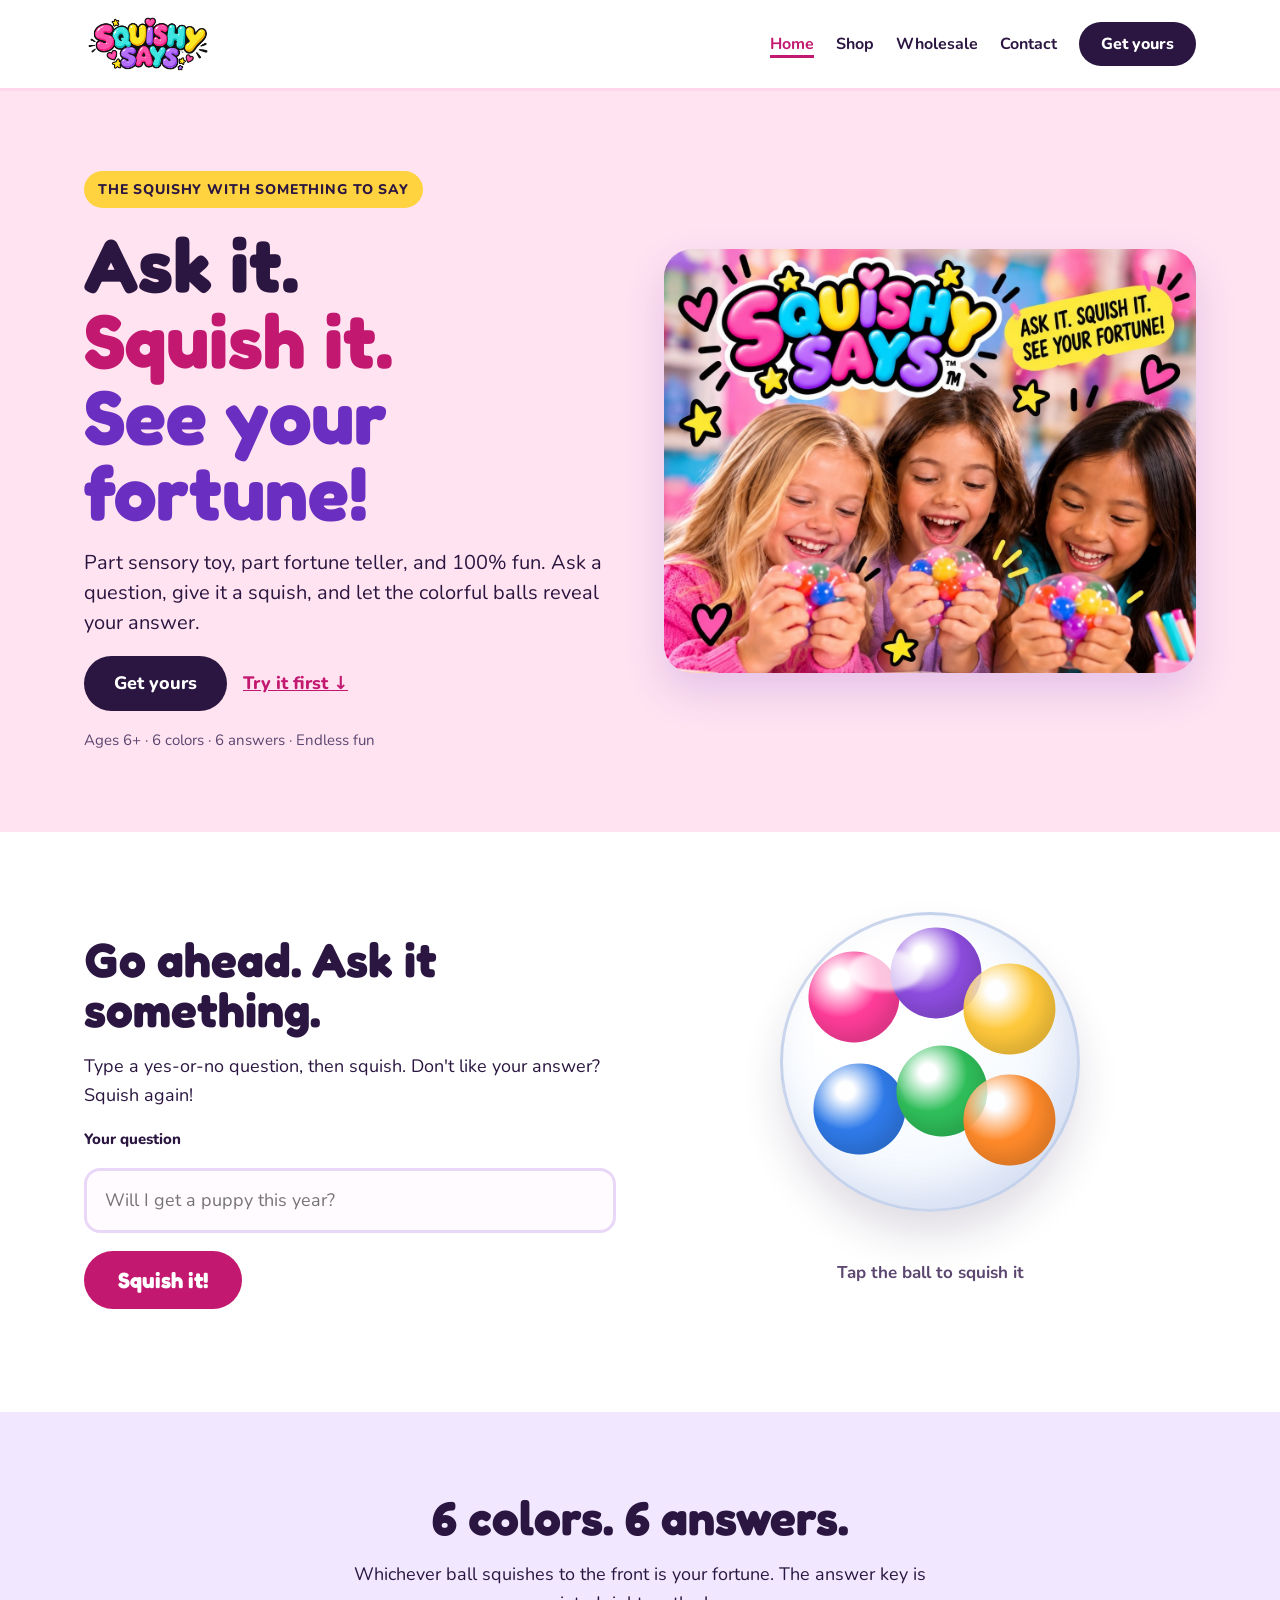
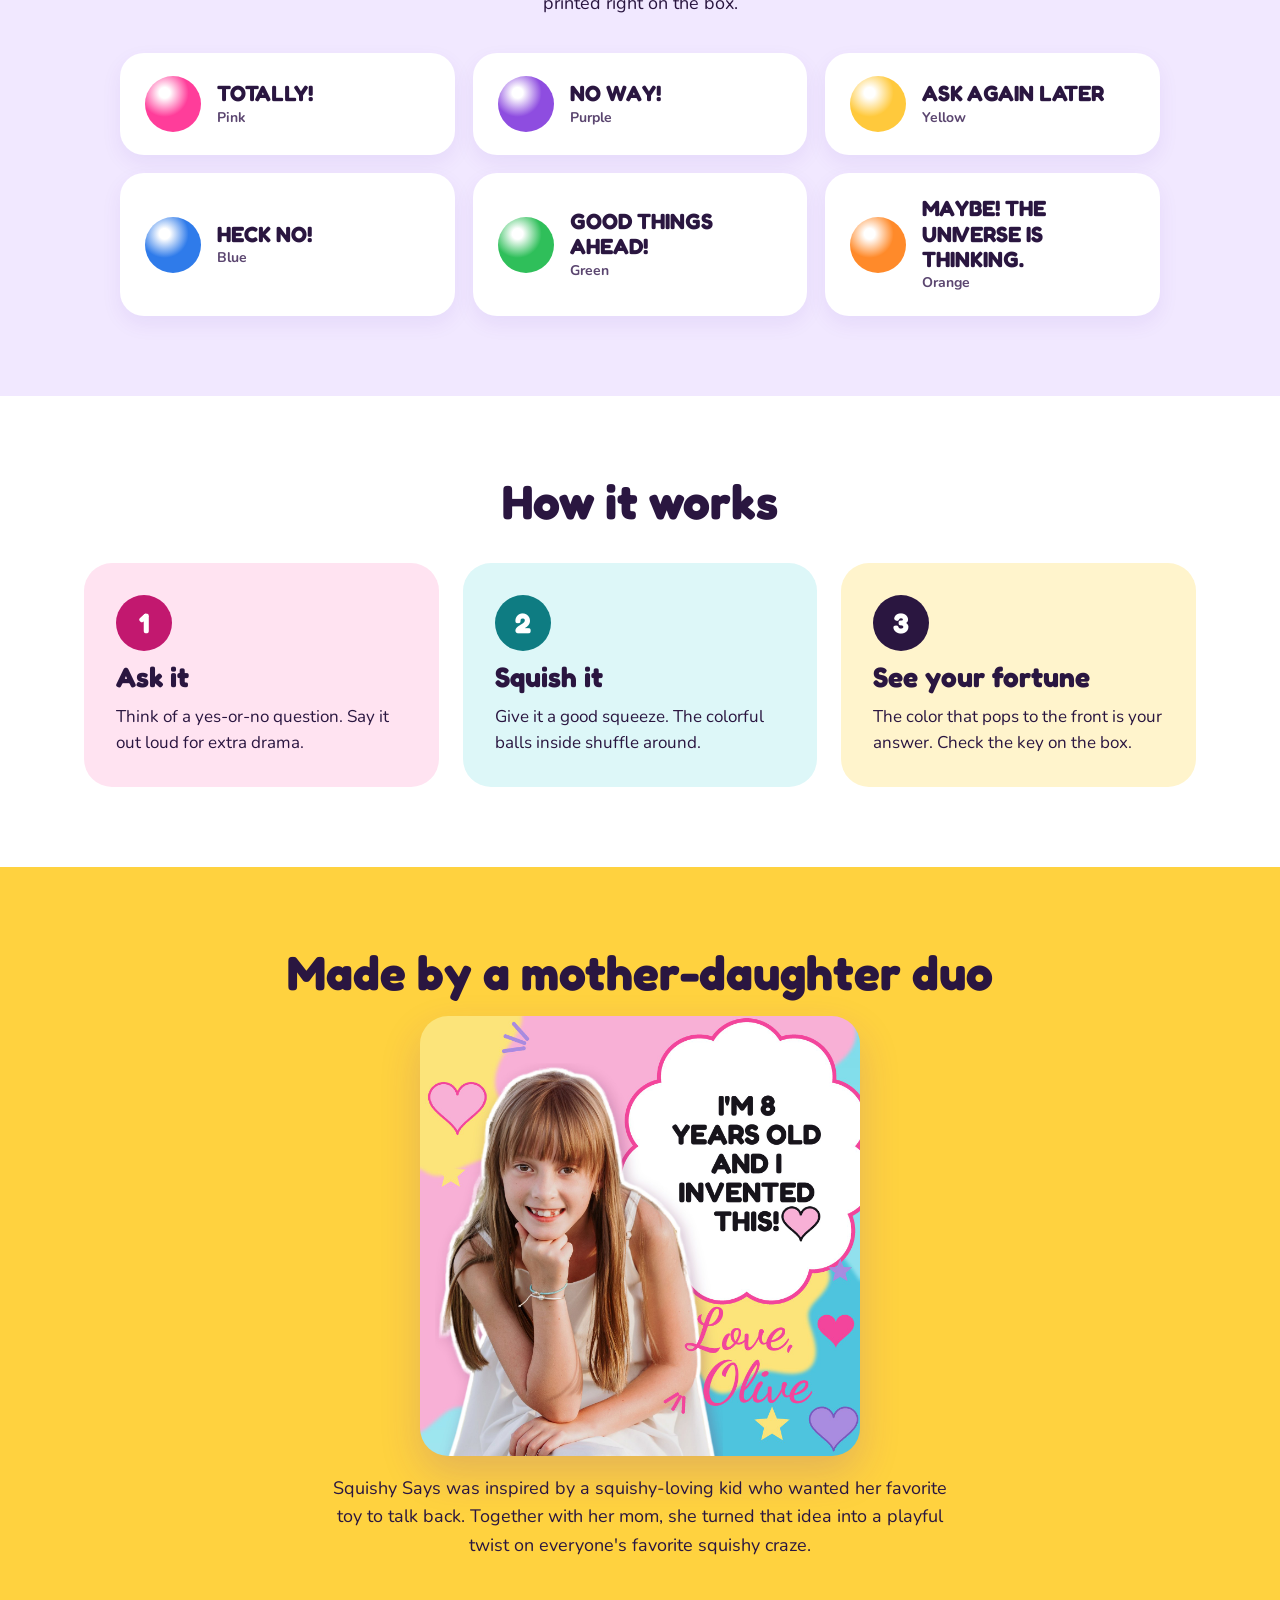
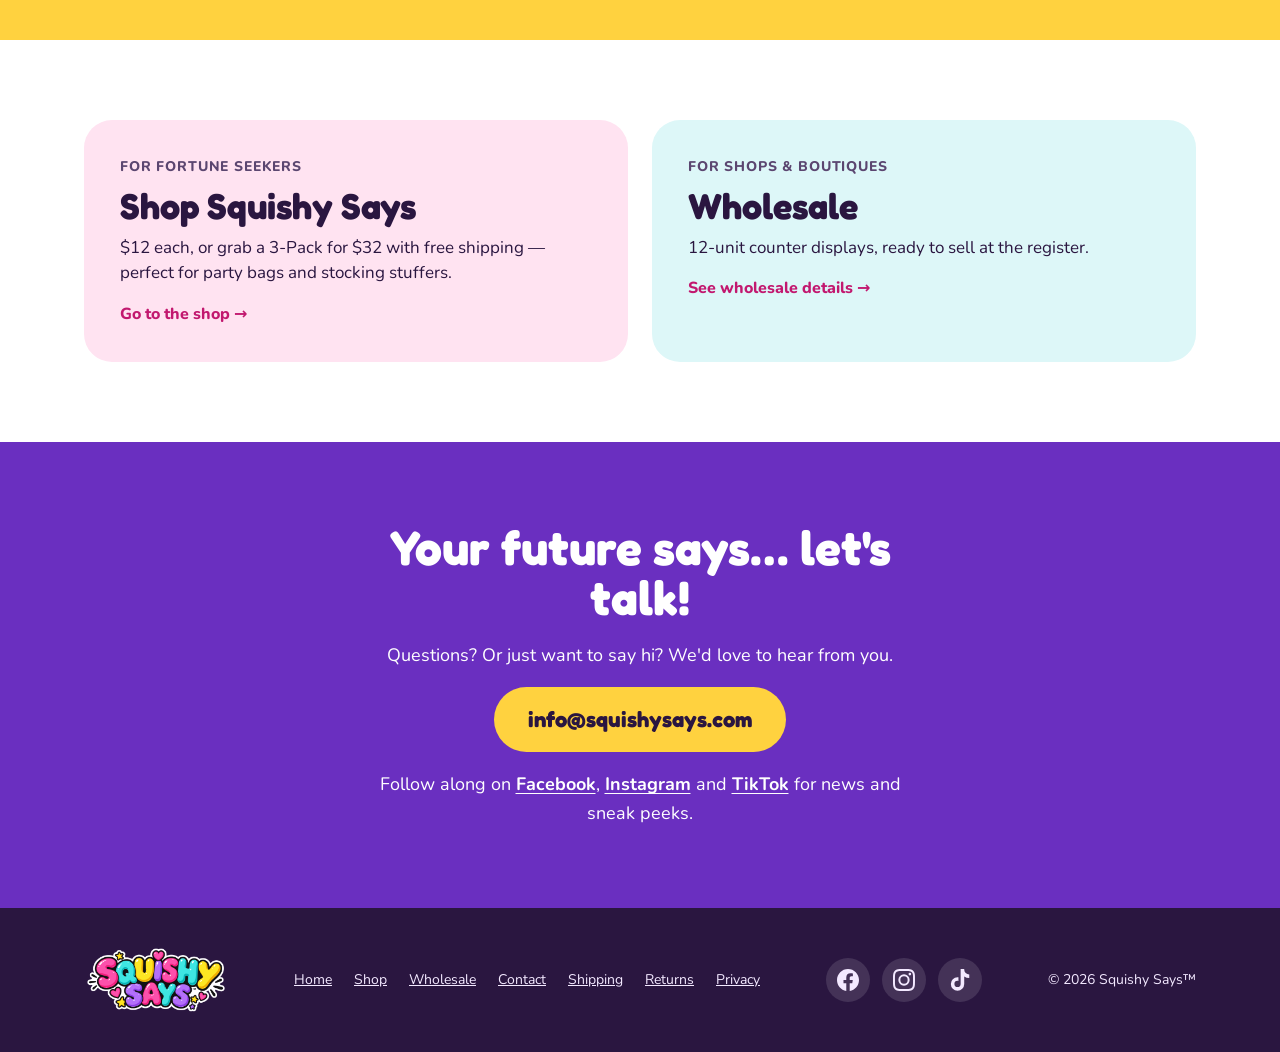
<file: index.html>
<!doctype html>
<html lang="en">
<head>
<meta charset="utf-8">
<meta name="viewport" content="width=device-width, initial-scale=1">
<title>Squishy Says™ — Ask it. Squish it. See your fortune!</title>
<meta name="description" content="Squishy Says is the squishy with something to say — part sensory toy, part fortune teller. Created by a mother-daughter duo.">
<meta property="og:type" content="website">
<meta property="og:title" content="Squishy Says™ — Ask it. Squish it. See your fortune!">
<meta property="og:description" content="The squishy with something to say. Part sensory toy, part fortune teller, 100% fun.">
<meta property="og:image" content="https://www.squishysays.com/assets/img/og-image.jpg">
<meta name="twitter:card" content="summary_large_image">
<meta name="theme-color" content="#FFE3F1">
<link rel="icon" type="image/png" sizes="32x32" href="assets/img/favicon-32.png">
<link rel="apple-touch-icon" href="assets/img/apple-touch-icon.png">
<link rel="preconnect" href="https://fonts.googleapis.com">
<link rel="preconnect" href="https://fonts.gstatic.com" crossorigin>
<link href="https://fonts.googleapis.com/css2?family=Fredoka:wght@500;600;700&family=Nunito:wght@400;600;700;800&display=swap" rel="stylesheet">
<link rel="stylesheet" href="assets/css/site.css?v=20261119">
  <!-- TikTok Pixel Code Start -->
  <script>
  !function (w, d, t) {
    w.TiktokAnalyticsObject=t;var ttq=w[t]=w[t]||[];ttq.methods=["page","track","identify","instances","debug","on","off","once","ready","alias","group","enableCookie","disableCookie","holdConsent","revokeConsent","grantConsent"],ttq.setAndDefer=function(t,e){t[e]=function(){t.push([e].concat(Array.prototype.slice.call(arguments,0)))}};for(var i=0;i<ttq.methods.length;i++)ttq.setAndDefer(ttq,ttq.methods[i]);ttq.instance=function(t){for( var e=ttq._i[t]||[],n=0;n<ttq.methods.length;n++)ttq.setAndDefer(e,ttq.methods[n]);return e},ttq.load=function(e,n){var r="https://analytics.tiktok.com/i18n/pixel/events.js",o=n&&n.partner;ttq._i=ttq._i||{},ttq._i[e]=[],ttq._i[e]._u=r,ttq._t=ttq._t||{},ttq._t[e]=+new Date,ttq._o=ttq._o||{},ttq._o[e]=n||{};n=document.createElement("script");n.type="text/javascript",n.async=!0,n.src=r+"?sdkid="+e+"&lib="+t;e=document.getElementsByTagName("script")[0];e.parentNode.insertBefore(n,e)};
    ttq.load('DBV0FPRC77U7CBT6954G');
    ttq.page();
  }(window, document, 'ttq');
  </script>
  <!-- TikTok Pixel Code End -->
</head>
<body>
<a class="skip" href="#main">Skip to content</a>

<header class="site-header">
  <div class="wrap header-row">
    <a href="index.html" class="brand" aria-label="Squishy Says home"><img src="assets/img/logo.png" alt="Squishy Says" width="200" height="100"></a>
    <nav aria-label="Main" class="nav">
      <a href="index.html" aria-current="page">Home</a>
      <a href="shop.html">Shop</a>
      <a href="wholesale.html">Wholesale</a>
      <a href="index.html#contact">Contact</a>
      <a href="shop.html" class="btn btn-dark btn-sm">Get yours</a>
    </nav>
  </div>
</header>

<main id="main">

<section class="hero">
  <div class="wrap split">
    <div class="stack">
      <span class="pill pill-yellow">The squishy with something to say</span>
      <h1>Ask it.<br><span class="c-pink">Squish it.</span><br><span class="c-purple">See your fortune!</span></h1>
      <p class="lead">Part sensory toy, part fortune teller, and 100% fun. Ask a question, give it a squish, and let the colorful balls reveal your answer.</p>
      <div class="row">
        <a href="shop.html" class="btn btn-dark">Get yours</a>
        <a href="#try" class="link-strong">Try it first ↓</a>
      </div>
      <p class="fine">Ages 6+ · 6 colors · 6 answers · Endless fun</p>
    </div>
    <div>
      <img class="card-img" src="assets/img/fortune-fun.jpg" alt="Three kids laughing as they squish their Squishy Says balls" width="1254" height="1000">
    </div>
  </div>
</section>

<section id="try" class="band-white">
  <div class="wrap split">
    <div class="stack">
      <h2>Go ahead. Ask it something.</h2>
      <p class="body">Type a yes-or-no question, then squish. Don't like your answer? Squish again!</p>
      <label for="q" class="label">Your question</label>
      <input id="q" class="input" type="text" placeholder="Will I get a puppy this year?" autocomplete="off">
      <button id="squishBtn" class="btn btn-pink btn-lg" type="button">Squish it!</button>
    </div>
    <div class="demo">
      <button id="ballBtn" class="ball-btn" type="button" aria-label="Squish the ball">
        <span id="ball" class="ball" aria-hidden="true"></span>
      </button>
      <div id="result" class="result" aria-live="polite">
        <p class="hint">Tap the ball to squish it</p>
      </div>
    </div>
  </div>
</section>

<section id="answers" class="band-lilac">
  <div class="wrap stack center">
    <h2>6 colors. 6 answers.</h2>
    <p class="body narrow">Whichever ball squishes to the front is your fortune. The answer key is printed right on the box.</p>
    <ul id="answerGrid" class="answer-grid"></ul>
  </div>
</section>

<section class="band-white">
  <div class="wrap stack">
    <h2 class="center-text">How it works</h2>
    <ol class="steps">
      <li class="step step-pink"><span class="num">1</span><h3>Ask it</h3><p>Think of a yes-or-no question. Say it out loud for extra drama.</p></li>
      <li class="step step-aqua"><span class="num num-aqua">2</span><h3>Squish it</h3><p>Give it a good squeeze. The colorful balls inside shuffle around.</p></li>
      <li class="step step-yellow"><span class="num num-ink">3</span><h3>See your fortune</h3><p>The color that pops to the front is your answer. Check the key on the box.</p></li>
    </ol>
  </div>
</section>

<section id="story" class="band-yellow">
  <div class="wrap stack story-center">
    <h2>Made by a mother-daughter duo</h2>
    <img class="card-img" src="assets/img/founder-olive-square.jpg" alt="Olive, co-founder of Squishy Says, smiling with her chin on her hand beside a speech bubble that reads: I'm 8 years old and I invented this! Love, Olive" width="1600" height="1600" loading="lazy">
    <p class="body narrow">Squishy Says was inspired by a squishy-loving kid who wanted her favorite toy to talk back. Together with her mom, she turned that idea into a playful twist on everyone's favorite squishy craze.</p>
  </div>
</section>

<section class="band-white">
  <div class="wrap">
    <div class="paths">
      <a href="shop.html" class="path path-pink">
        <span class="path-kicker">For fortune seekers</span>
        <span class="path-title">Shop Squishy Says</span>
        <span class="path-body">$12 each, or grab a 3-Pack for $32 with free shipping — perfect for party bags and stocking stuffers.</span>
        <span class="path-cta">Go to the shop →</span>
      </a>
      <a href="wholesale.html" class="path path-aqua">
        <span class="path-kicker">For shops &amp; boutiques</span>
        <span class="path-title">Wholesale</span>
        <span class="path-body">12-unit counter displays, ready to sell at the register.</span>
        <span class="path-cta">See wholesale details →</span>
      </a>
    </div>
  </div>
</section>

<section id="contact" class="band-purple">
  <div class="wrap stack center narrow">
    <h2>Your future says… let's talk!</h2>
    <p class="body">Questions? Or just want to say hi? We'd love to hear from you.</p>
    <a href="mailto:info@squishysays.com" class="btn btn-yellow btn-lg">info@squishysays.com</a>
    <p class="body">Follow along on <a class="link-light" href="https://www.facebook.com/profile.php?id=61595738788171" target="_blank" rel="noopener">Facebook</a>, <a class="link-light" href="https://www.instagram.com/squishysayssquish/" target="_blank" rel="noopener">Instagram</a> and <a class="link-light" href="https://www.tiktok.com/@squishysayssquish" target="_blank" rel="noopener">TikTok</a> for news and sneak peeks.</p>
  </div>
</section>

</main>

<footer class="site-footer">
  <div class="wrap footer-row">
    <img src="assets/img/logo.png" alt="Squishy Says" width="160" height="80" loading="lazy">
    <nav aria-label="Footer" class="footer-nav">
      <a href="index.html">Home</a>
      <a href="shop.html">Shop</a>
      <a href="wholesale.html">Wholesale</a>
      <a href="mailto:info@squishysays.com">Contact</a>
      <a href="shipping.html">Shipping</a>
      <a href="returns.html">Returns</a>
      <a href="privacy.html">Privacy</a>
    </nav>
    <div class="footer-social" aria-label="Social media">
      <a href="https://www.facebook.com/profile.php?id=61595738788171" target="_blank" rel="noopener" aria-label="Squishy Says on Facebook (opens in a new tab)"><svg viewBox="0 0 24 24" width="22" height="22" aria-hidden="true" focusable="false"><path fill="currentColor" d="M24 12.07C24 5.41 18.63 0 12 0S0 5.41 0 12.07C0 18.1 4.39 23.1 10.13 24v-8.44H7.08v-3.49h3.04V9.41c0-3.02 1.79-4.69 4.53-4.69 1.31 0 2.68.24 2.68.24v2.97h-1.51c-1.49 0-1.95.93-1.95 1.88v2.26h3.33l-.53 3.49h-2.8V24C19.61 23.1 24 18.1 24 12.07z"/></svg></a>
      <a href="https://www.instagram.com/squishysayssquish/" target="_blank" rel="noopener" aria-label="Squishy Says on Instagram (opens in a new tab)"><svg viewBox="0 0 24 24" width="22" height="22" aria-hidden="true" focusable="false"><path fill="currentColor" d="M12 2.16c3.2 0 3.58.01 4.85.07 1.17.05 1.8.25 2.23.41.56.22.96.48 1.38.9.42.42.68.82.9 1.38.16.42.36 1.06.41 2.23.06 1.27.07 1.65.07 4.85s-.01 3.58-.07 4.85c-.05 1.17-.25 1.8-.41 2.23-.22.56-.48.96-.9 1.38-.42.42-.82.68-1.38.9-.42.16-1.06.36-2.23.41-1.27.06-1.65.07-4.85.07s-3.58-.01-4.85-.07c-1.17-.05-1.8-.25-2.23-.41a3.7 3.7 0 0 1-1.38-.9 3.7 3.7 0 0 1-.9-1.38c-.16-.42-.36-1.06-.41-2.23C2.17 15.58 2.16 15.2 2.16 12s.01-3.58.07-4.85c.05-1.17.25-1.8.41-2.23.22-.56.48-.96.9-1.38.42-.42.82-.68 1.38-.9.42-.16 1.06-.36 2.23-.41C8.42 2.17 8.8 2.16 12 2.16M12 0C8.74 0 8.33.01 7.05.07 5.78.13 4.9.33 4.14.63a5.9 5.9 0 0 0-2.13 1.38A5.9 5.9 0 0 0 .63 4.14C.33 4.9.13 5.78.07 7.05.01 8.33 0 8.74 0 12s.01 3.67.07 4.95c.06 1.27.26 2.15.56 2.91.31.79.72 1.46 1.38 2.13a5.9 5.9 0 0 0 2.13 1.38c.76.3 1.64.5 2.91.56C8.33 23.99 8.74 24 12 24s3.67-.01 4.95-.07c1.27-.06 2.15-.26 2.91-.56a5.9 5.9 0 0 0 2.13-1.38 5.9 5.9 0 0 0 1.38-2.13c.3-.76.5-1.64.56-2.91.06-1.28.07-1.69.07-4.95s-.01-3.67-.07-4.95c-.06-1.27-.26-2.15-.56-2.91a5.9 5.9 0 0 0-1.38-2.13A5.9 5.9 0 0 0 19.86.63C19.1.33 18.22.13 16.95.07 15.67.01 15.26 0 12 0zm0 5.84a6.16 6.16 0 1 0 0 12.32 6.16 6.16 0 0 0 0-12.32zM12 16a4 4 0 1 1 0-8 4 4 0 0 1 0 8zm6.4-11.85a1.44 1.44 0 1 0 0 2.88 1.44 1.44 0 0 0 0-2.88z"/></svg></a>
      <a href="https://www.tiktok.com/@squishysayssquish" target="_blank" rel="noopener" aria-label="Squishy Says on TikTok (opens in a new tab)"><svg viewBox="0 0 24 24" width="22" height="22" aria-hidden="true" focusable="false"><path fill="currentColor" d="M16.6 0h-3.9v16.3a3.4 3.4 0 1 1-3.4-3.4c.35 0 .69.05 1 .15V9.1a7.4 7.4 0 0 0-1-.07 7.3 7.3 0 1 0 7.3 7.3V8.1a9.4 9.4 0 0 0 5.5 1.77V6a5.5 5.5 0 0 1-5.5-5.5V0z"/></svg></a>
    </div>
    <p>© <span class="yr">2026</span> Squishy Says™</p>
  </div>
</footer>

<script src="assets/js/site.js?v=20261119"></script>
</body>
</html>
</file>
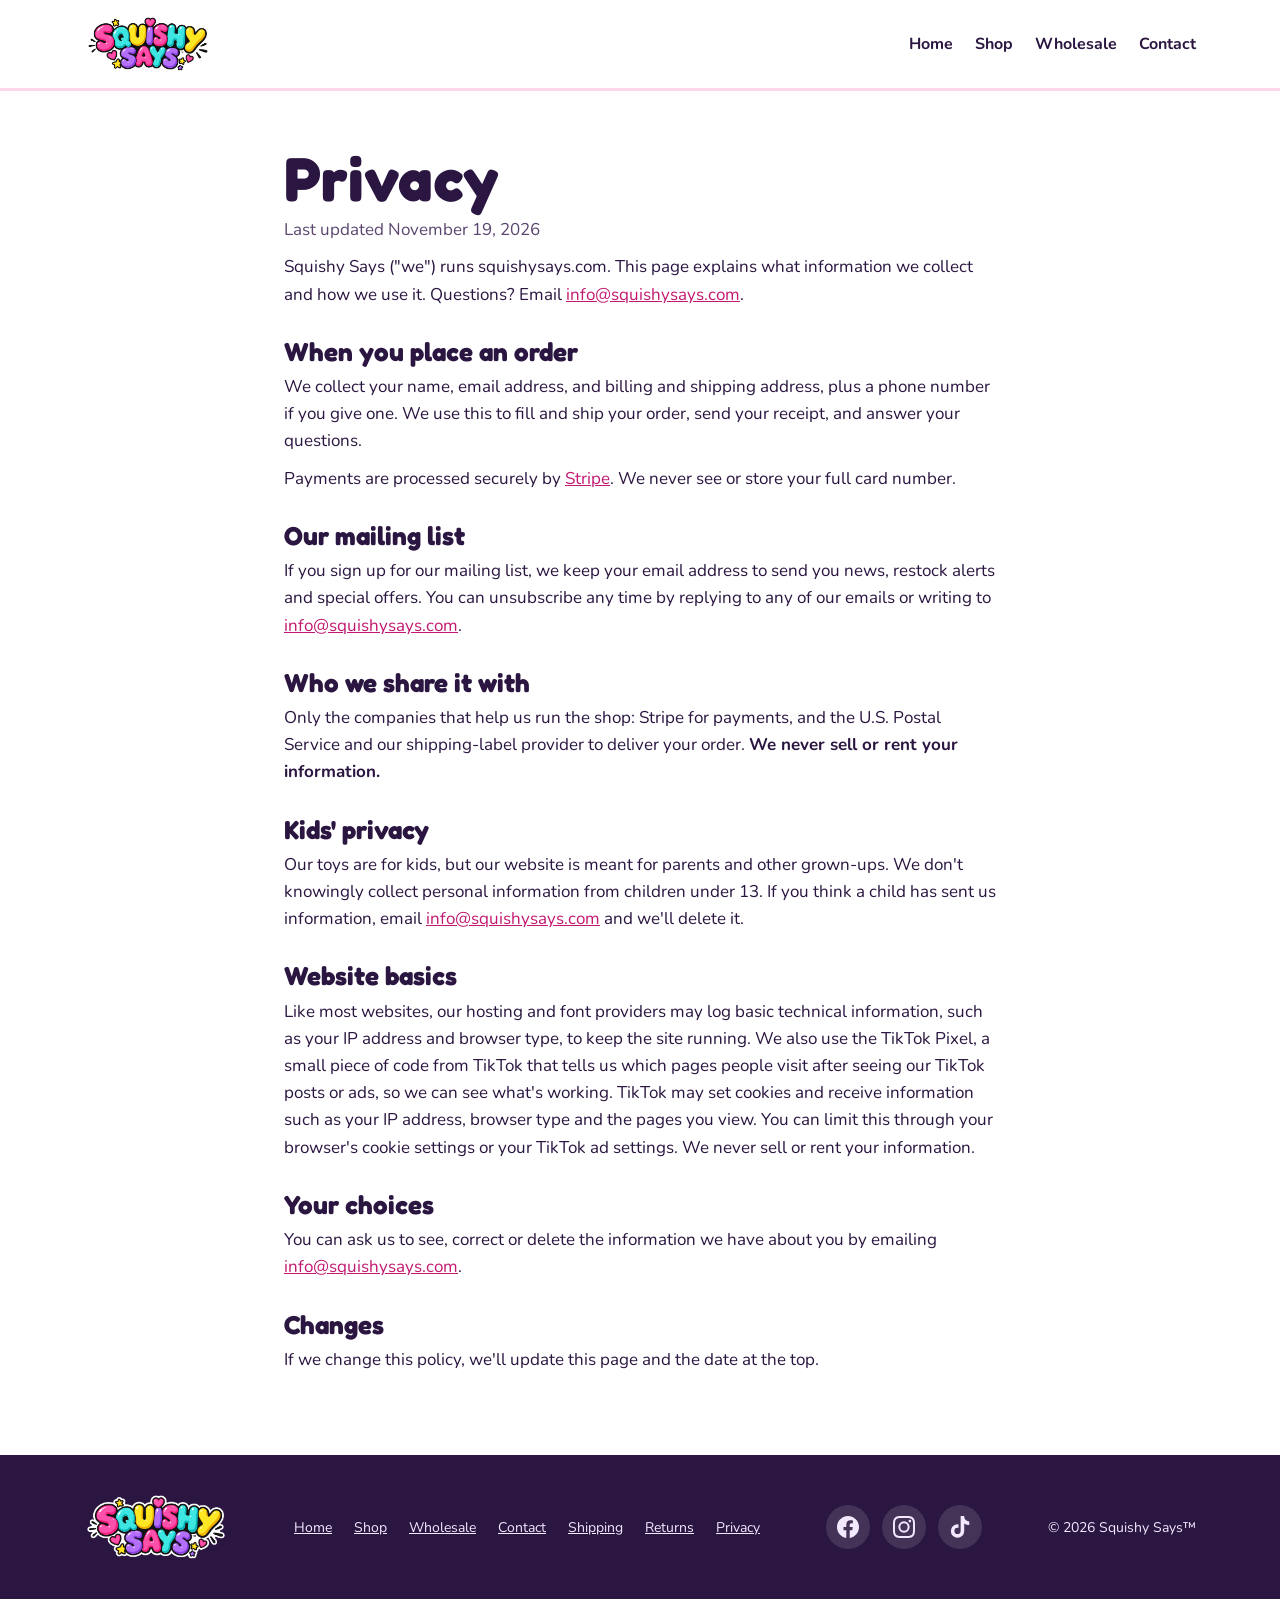
<file: privacy.html>
<!doctype html>
<html lang="en">
<head>
<meta charset="utf-8">
<meta name="viewport" content="width=device-width, initial-scale=1">
<title>Privacy — Squishy Says™</title>
<meta name="description" content="How Squishy Says collects and uses your information.">
<meta property="og:title" content="Privacy — Squishy Says™">
<meta property="og:image" content="https://www.squishysays.com/assets/img/og-image.jpg">
<meta name="theme-color" content="#FFE3F1">
<link rel="icon" type="image/png" sizes="32x32" href="assets/img/favicon-32.png">
<link rel="apple-touch-icon" href="assets/img/apple-touch-icon.png">
<link rel="preconnect" href="https://fonts.googleapis.com">
<link rel="preconnect" href="https://fonts.gstatic.com" crossorigin>
<link href="https://fonts.googleapis.com/css2?family=Fredoka:wght@500;600;700&family=Nunito:wght@400;600;700;800&display=swap" rel="stylesheet">
<link rel="stylesheet" href="assets/css/site.css?v=20261119">
  <!-- TikTok Pixel Code Start -->
  <script>
  !function (w, d, t) {
    w.TiktokAnalyticsObject=t;var ttq=w[t]=w[t]||[];ttq.methods=["page","track","identify","instances","debug","on","off","once","ready","alias","group","enableCookie","disableCookie","holdConsent","revokeConsent","grantConsent"],ttq.setAndDefer=function(t,e){t[e]=function(){t.push([e].concat(Array.prototype.slice.call(arguments,0)))}};for(var i=0;i<ttq.methods.length;i++)ttq.setAndDefer(ttq,ttq.methods[i]);ttq.instance=function(t){for( var e=ttq._i[t]||[],n=0;n<ttq.methods.length;n++)ttq.setAndDefer(e,ttq.methods[n]);return e},ttq.load=function(e,n){var r="https://analytics.tiktok.com/i18n/pixel/events.js",o=n&&n.partner;ttq._i=ttq._i||{},ttq._i[e]=[],ttq._i[e]._u=r,ttq._t=ttq._t||{},ttq._t[e]=+new Date,ttq._o=ttq._o||{},ttq._o[e]=n||{};n=document.createElement("script");n.type="text/javascript",n.async=!0,n.src=r+"?sdkid="+e+"&lib="+t;e=document.getElementsByTagName("script")[0];e.parentNode.insertBefore(n,e)};
    ttq.load('DBV0FPRC77U7CBT6954G');
    ttq.page();
  }(window, document, 'ttq');
  </script>
  <!-- TikTok Pixel Code End -->
</head>
<body>
<a class="skip" href="#main">Skip to content</a>

<header class="site-header">
  <div class="wrap header-row">
    <a href="index.html" class="brand" aria-label="Squishy Says home"><img src="assets/img/logo.png" alt="Squishy Says" width="200" height="100"></a>
    <nav aria-label="Main" class="nav">
      <a href="index.html">Home</a>
      <a href="shop.html">Shop</a>
      <a href="wholesale.html">Wholesale</a>
      <a href="index.html#contact">Contact</a>
    </nav>
  </div>
</header>

<main id="main">
<section class="band-white">
  <div class="wrap policy">
    <h1 class="h1-md">Privacy</h1>
    <p class="fine">Last updated November 19, 2026</p>

    <p>Squishy Says ("we") runs squishysays.com. This page explains what information we collect and how we use it. Questions? Email <a href="mailto:info@squishysays.com">info@squishysays.com</a>.</p>

    <h2>When you place an order</h2>
    <p>We collect your name, email address, and billing and shipping address, plus a phone number if you give one. We use this to fill and ship your order, send your receipt, and answer your questions.</p>
    <p>Payments are processed securely by <a href="https://stripe.com/privacy" target="_blank" rel="noopener">Stripe</a>. We never see or store your full card number.</p>

    <h2>Our mailing list</h2>
    <p>If you sign up for our mailing list, we keep your email address to send you news, restock alerts and special offers. You can unsubscribe any time by replying to any of our emails or writing to <a href="mailto:info@squishysays.com">info@squishysays.com</a>.</p>

    <h2>Who we share it with</h2>
    <p>Only the companies that help us run the shop: Stripe for payments, and the U.S. Postal Service and our shipping-label provider to deliver your order. <strong>We never sell or rent your information.</strong></p>

    <h2>Kids' privacy</h2>
    <p>Our toys are for kids, but our website is meant for parents and other grown-ups. We don't knowingly collect personal information from children under 13. If you think a child has sent us information, email <a href="mailto:info@squishysays.com">info@squishysays.com</a> and we'll delete it.</p>

    <h2>Website basics</h2>
    <p>Like most websites, our hosting and font providers may log basic technical information, such as your IP address and browser type, to keep the site running. We also use the TikTok Pixel, a small piece of code from TikTok that tells us which pages people visit after seeing our TikTok posts or ads, so we can see what's working. TikTok may set cookies and receive information such as your IP address, browser type and the pages you view. You can limit this through your browser's cookie settings or your TikTok ad settings. We never sell or rent your information.</p>

    <h2>Your choices</h2>
    <p>You can ask us to see, correct or delete the information we have about you by emailing <a href="mailto:info@squishysays.com">info@squishysays.com</a>.</p>

    <h2>Changes</h2>
    <p>If we change this policy, we'll update this page and the date at the top.</p>
  </div>
</section>
</main>

<footer class="site-footer">
  <div class="wrap footer-row">
    <img src="assets/img/logo.png" alt="Squishy Says" width="160" height="80" loading="lazy">
    <nav aria-label="Footer" class="footer-nav">
      <a href="index.html">Home</a>
      <a href="shop.html">Shop</a>
      <a href="wholesale.html">Wholesale</a>
      <a href="mailto:info@squishysays.com">Contact</a>
      <a href="shipping.html">Shipping</a>
      <a href="returns.html">Returns</a>
      <a href="privacy.html">Privacy</a>
    </nav>
    <div class="footer-social" aria-label="Social media">
      <a href="https://www.facebook.com/profile.php?id=61595738788171" target="_blank" rel="noopener" aria-label="Squishy Says on Facebook (opens in a new tab)"><svg viewBox="0 0 24 24" width="22" height="22" aria-hidden="true" focusable="false"><path fill="currentColor" d="M24 12.07C24 5.41 18.63 0 12 0S0 5.41 0 12.07C0 18.1 4.39 23.1 10.13 24v-8.44H7.08v-3.49h3.04V9.41c0-3.02 1.79-4.69 4.53-4.69 1.31 0 2.68.24 2.68.24v2.97h-1.51c-1.49 0-1.95.93-1.95 1.88v2.26h3.33l-.53 3.49h-2.8V24C19.61 23.1 24 18.1 24 12.07z"/></svg></a>
      <a href="https://www.instagram.com/squishysayssquish/" target="_blank" rel="noopener" aria-label="Squishy Says on Instagram (opens in a new tab)"><svg viewBox="0 0 24 24" width="22" height="22" aria-hidden="true" focusable="false"><path fill="currentColor" d="M12 2.16c3.2 0 3.58.01 4.85.07 1.17.05 1.8.25 2.23.41.56.22.96.48 1.38.9.42.42.68.82.9 1.38.16.42.36 1.06.41 2.23.06 1.27.07 1.65.07 4.85s-.01 3.58-.07 4.85c-.05 1.17-.25 1.8-.41 2.23-.22.56-.48.96-.9 1.38-.42.42-.82.68-1.38.9-.42.16-1.06.36-2.23.41-1.27.06-1.65.07-4.85.07s-3.58-.01-4.85-.07c-1.17-.05-1.8-.25-2.23-.41a3.7 3.7 0 0 1-1.38-.9 3.7 3.7 0 0 1-.9-1.38c-.16-.42-.36-1.06-.41-2.23C2.17 15.58 2.16 15.2 2.16 12s.01-3.58.07-4.85c.05-1.17.25-1.8.41-2.23.22-.56.48-.96.9-1.38.42-.42.82-.68 1.38-.9.42-.16 1.06-.36 2.23-.41C8.42 2.17 8.8 2.16 12 2.16M12 0C8.74 0 8.33.01 7.05.07 5.78.13 4.9.33 4.14.63a5.9 5.9 0 0 0-2.13 1.38A5.9 5.9 0 0 0 .63 4.14C.33 4.9.13 5.78.07 7.05.01 8.33 0 8.74 0 12s.01 3.67.07 4.95c.06 1.27.26 2.15.56 2.91.31.79.72 1.46 1.38 2.13a5.9 5.9 0 0 0 2.13 1.38c.76.3 1.64.5 2.91.56C8.33 23.99 8.74 24 12 24s3.67-.01 4.95-.07c1.27-.06 2.15-.26 2.91-.56a5.9 5.9 0 0 0 2.13-1.38 5.9 5.9 0 0 0 1.38-2.13c.3-.76.5-1.64.56-2.91.06-1.28.07-1.69.07-4.95s-.01-3.67-.07-4.95c-.06-1.27-.26-2.15-.56-2.91a5.9 5.9 0 0 0-1.38-2.13A5.9 5.9 0 0 0 19.86.63C19.1.33 18.22.13 16.95.07 15.67.01 15.26 0 12 0zm0 5.84a6.16 6.16 0 1 0 0 12.32 6.16 6.16 0 0 0 0-12.32zM12 16a4 4 0 1 1 0-8 4 4 0 0 1 0 8zm6.4-11.85a1.44 1.44 0 1 0 0 2.88 1.44 1.44 0 0 0 0-2.88z"/></svg></a>
      <a href="https://www.tiktok.com/@squishysayssquish" target="_blank" rel="noopener" aria-label="Squishy Says on TikTok (opens in a new tab)"><svg viewBox="0 0 24 24" width="22" height="22" aria-hidden="true" focusable="false"><path fill="currentColor" d="M16.6 0h-3.9v16.3a3.4 3.4 0 1 1-3.4-3.4c.35 0 .69.05 1 .15V9.1a7.4 7.4 0 0 0-1-.07 7.3 7.3 0 1 0 7.3 7.3V8.1a9.4 9.4 0 0 0 5.5 1.77V6a5.5 5.5 0 0 1-5.5-5.5V0z"/></svg></a>
    </div>
    <p>© <span class="yr">2026</span> Squishy Says™</p>
  </div>
</footer>

<script src="assets/js/site.js?v=20261119"></script>
</body>
</html>
</file>
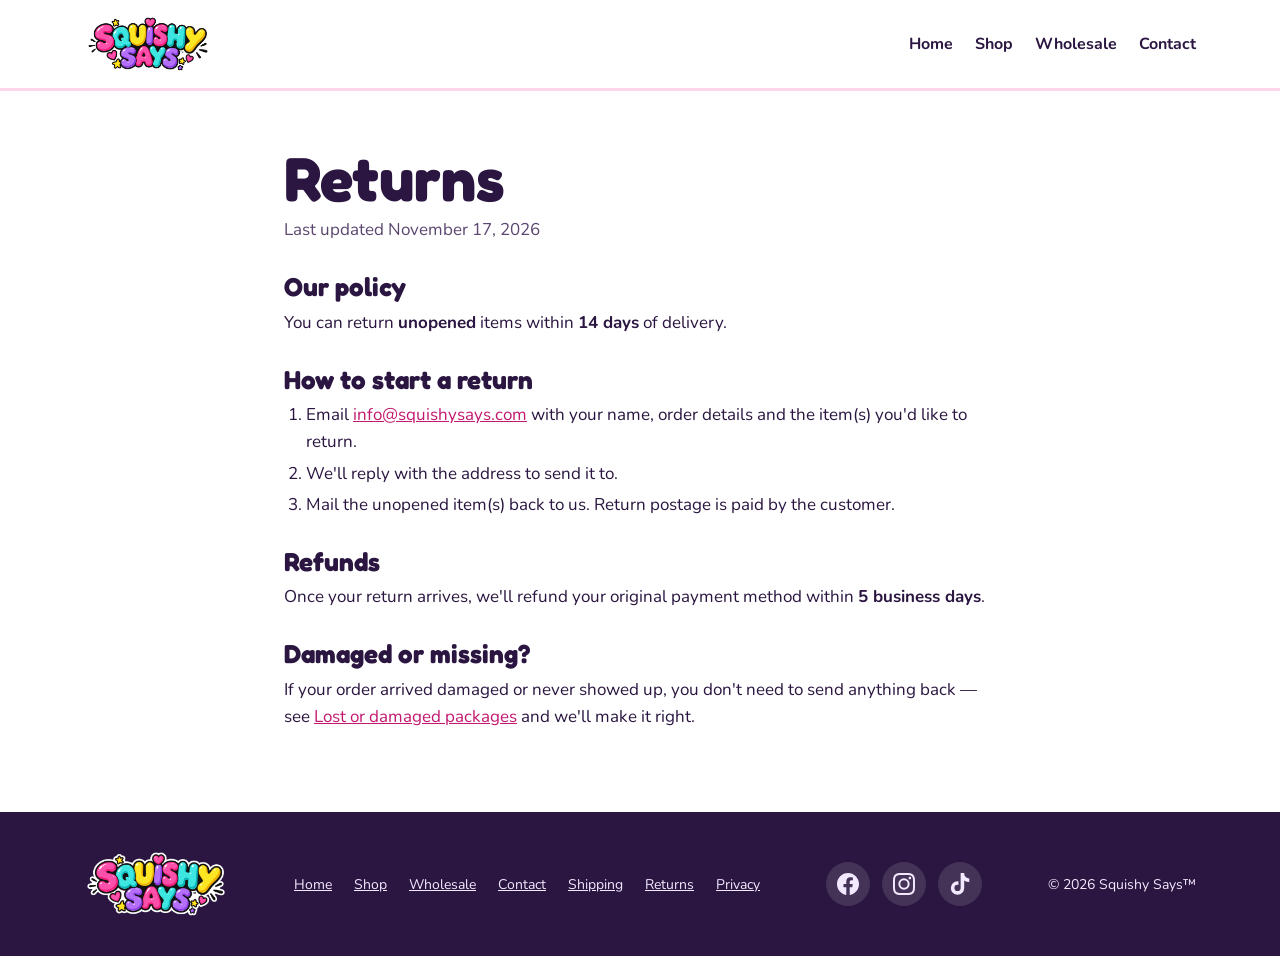
<file: returns.html>
<!doctype html>
<html lang="en">
<head>
<meta charset="utf-8">
<meta name="viewport" content="width=device-width, initial-scale=1">
<title>Returns — Squishy Says™</title>
<meta name="description" content="Squishy Says returns: unopened items within 14 days of delivery; refunds within 5 business days of receiving your return.">
<meta property="og:title" content="Returns — Squishy Says™">
<meta property="og:image" content="https://www.squishysays.com/assets/img/og-image.jpg">
<meta name="theme-color" content="#FFE3F1">
<link rel="icon" type="image/png" sizes="32x32" href="assets/img/favicon-32.png">
<link rel="apple-touch-icon" href="assets/img/apple-touch-icon.png">
<link rel="preconnect" href="https://fonts.googleapis.com">
<link rel="preconnect" href="https://fonts.gstatic.com" crossorigin>
<link href="https://fonts.googleapis.com/css2?family=Fredoka:wght@500;600;700&family=Nunito:wght@400;600;700;800&display=swap" rel="stylesheet">
<link rel="stylesheet" href="assets/css/site.css?v=20261119">
  <!-- TikTok Pixel Code Start -->
  <script>
  !function (w, d, t) {
    w.TiktokAnalyticsObject=t;var ttq=w[t]=w[t]||[];ttq.methods=["page","track","identify","instances","debug","on","off","once","ready","alias","group","enableCookie","disableCookie","holdConsent","revokeConsent","grantConsent"],ttq.setAndDefer=function(t,e){t[e]=function(){t.push([e].concat(Array.prototype.slice.call(arguments,0)))}};for(var i=0;i<ttq.methods.length;i++)ttq.setAndDefer(ttq,ttq.methods[i]);ttq.instance=function(t){for( var e=ttq._i[t]||[],n=0;n<ttq.methods.length;n++)ttq.setAndDefer(e,ttq.methods[n]);return e},ttq.load=function(e,n){var r="https://analytics.tiktok.com/i18n/pixel/events.js",o=n&&n.partner;ttq._i=ttq._i||{},ttq._i[e]=[],ttq._i[e]._u=r,ttq._t=ttq._t||{},ttq._t[e]=+new Date,ttq._o=ttq._o||{},ttq._o[e]=n||{};n=document.createElement("script");n.type="text/javascript",n.async=!0,n.src=r+"?sdkid="+e+"&lib="+t;e=document.getElementsByTagName("script")[0];e.parentNode.insertBefore(n,e)};
    ttq.load('DBV0FPRC77U7CBT6954G');
    ttq.page();
  }(window, document, 'ttq');
  </script>
  <!-- TikTok Pixel Code End -->
</head>
<body>
<a class="skip" href="#main">Skip to content</a>

<header class="site-header">
  <div class="wrap header-row">
    <a href="index.html" class="brand" aria-label="Squishy Says home"><img src="assets/img/logo.png" alt="Squishy Says" width="200" height="100"></a>
    <nav aria-label="Main" class="nav">
      <a href="index.html">Home</a>
      <a href="shop.html">Shop</a>
      <a href="wholesale.html">Wholesale</a>
      <a href="index.html#contact">Contact</a>
    </nav>
  </div>
</header>

<main id="main">
<section class="band-white">
  <div class="wrap policy">
    <h1 class="h1-md">Returns</h1>
    <p class="fine">Last updated November 17, 2026</p>

    <h2>Our policy</h2>
    <p>You can return <strong>unopened</strong> items within <strong>14 days</strong> of delivery.</p>

    <h2>How to start a return</h2>
    <ol>
      <li>Email <a href="mailto:info@squishysays.com">info@squishysays.com</a> with your name, order details and the item(s) you'd like to return.</li>
      <li>We'll reply with the address to send it to.</li>
      <li>Mail the unopened item(s) back to us. Return postage is paid by the customer.</li>
    </ol>

    <h2>Refunds</h2>
    <p>Once your return arrives, we'll refund your original payment method within <strong>5 business days</strong>.</p>

    <h2>Damaged or missing?</h2>
    <p>If your order arrived damaged or never showed up, you don't need to send anything back — see <a href="shipping.html#lost">Lost or damaged packages</a> and we'll make it right.</p>
  </div>
</section>
</main>

<footer class="site-footer">
  <div class="wrap footer-row">
    <img src="assets/img/logo.png" alt="Squishy Says" width="160" height="80" loading="lazy">
    <nav aria-label="Footer" class="footer-nav">
      <a href="index.html">Home</a>
      <a href="shop.html">Shop</a>
      <a href="wholesale.html">Wholesale</a>
      <a href="mailto:info@squishysays.com">Contact</a>
      <a href="shipping.html">Shipping</a>
      <a href="returns.html">Returns</a>
      <a href="privacy.html">Privacy</a>
    </nav>
    <div class="footer-social" aria-label="Social media">
      <a href="https://www.facebook.com/profile.php?id=61595738788171" target="_blank" rel="noopener" aria-label="Squishy Says on Facebook (opens in a new tab)"><svg viewBox="0 0 24 24" width="22" height="22" aria-hidden="true" focusable="false"><path fill="currentColor" d="M24 12.07C24 5.41 18.63 0 12 0S0 5.41 0 12.07C0 18.1 4.39 23.1 10.13 24v-8.44H7.08v-3.49h3.04V9.41c0-3.02 1.79-4.69 4.53-4.69 1.31 0 2.68.24 2.68.24v2.97h-1.51c-1.49 0-1.95.93-1.95 1.88v2.26h3.33l-.53 3.49h-2.8V24C19.61 23.1 24 18.1 24 12.07z"/></svg></a>
      <a href="https://www.instagram.com/squishysayssquish/" target="_blank" rel="noopener" aria-label="Squishy Says on Instagram (opens in a new tab)"><svg viewBox="0 0 24 24" width="22" height="22" aria-hidden="true" focusable="false"><path fill="currentColor" d="M12 2.16c3.2 0 3.58.01 4.85.07 1.17.05 1.8.25 2.23.41.56.22.96.48 1.38.9.42.42.68.82.9 1.38.16.42.36 1.06.41 2.23.06 1.27.07 1.65.07 4.85s-.01 3.58-.07 4.85c-.05 1.17-.25 1.8-.41 2.23-.22.56-.48.96-.9 1.38-.42.42-.82.68-1.38.9-.42.16-1.06.36-2.23.41-1.27.06-1.65.07-4.85.07s-3.58-.01-4.85-.07c-1.17-.05-1.8-.25-2.23-.41a3.7 3.7 0 0 1-1.38-.9 3.7 3.7 0 0 1-.9-1.38c-.16-.42-.36-1.06-.41-2.23C2.17 15.58 2.16 15.2 2.16 12s.01-3.58.07-4.85c.05-1.17.25-1.8.41-2.23.22-.56.48-.96.9-1.38.42-.42.82-.68 1.38-.9.42-.16 1.06-.36 2.23-.41C8.42 2.17 8.8 2.16 12 2.16M12 0C8.74 0 8.33.01 7.05.07 5.78.13 4.9.33 4.14.63a5.9 5.9 0 0 0-2.13 1.38A5.9 5.9 0 0 0 .63 4.14C.33 4.9.13 5.78.07 7.05.01 8.33 0 8.74 0 12s.01 3.67.07 4.95c.06 1.27.26 2.15.56 2.91.31.79.72 1.46 1.38 2.13a5.9 5.9 0 0 0 2.13 1.38c.76.3 1.64.5 2.91.56C8.33 23.99 8.74 24 12 24s3.67-.01 4.95-.07c1.27-.06 2.15-.26 2.91-.56a5.9 5.9 0 0 0 2.13-1.38 5.9 5.9 0 0 0 1.38-2.13c.3-.76.5-1.64.56-2.91.06-1.28.07-1.69.07-4.95s-.01-3.67-.07-4.95c-.06-1.27-.26-2.15-.56-2.91a5.9 5.9 0 0 0-1.38-2.13A5.9 5.9 0 0 0 19.86.63C19.1.33 18.22.13 16.95.07 15.67.01 15.26 0 12 0zm0 5.84a6.16 6.16 0 1 0 0 12.32 6.16 6.16 0 0 0 0-12.32zM12 16a4 4 0 1 1 0-8 4 4 0 0 1 0 8zm6.4-11.85a1.44 1.44 0 1 0 0 2.88 1.44 1.44 0 0 0 0-2.88z"/></svg></a>
      <a href="https://www.tiktok.com/@squishysayssquish" target="_blank" rel="noopener" aria-label="Squishy Says on TikTok (opens in a new tab)"><svg viewBox="0 0 24 24" width="22" height="22" aria-hidden="true" focusable="false"><path fill="currentColor" d="M16.6 0h-3.9v16.3a3.4 3.4 0 1 1-3.4-3.4c.35 0 .69.05 1 .15V9.1a7.4 7.4 0 0 0-1-.07 7.3 7.3 0 1 0 7.3 7.3V8.1a9.4 9.4 0 0 0 5.5 1.77V6a5.5 5.5 0 0 1-5.5-5.5V0z"/></svg></a>
    </div>
    <p>© <span class="yr">2026</span> Squishy Says™</p>
  </div>
</footer>

<script src="assets/js/site.js?v=20261119"></script>
</body>
</html>
</file>
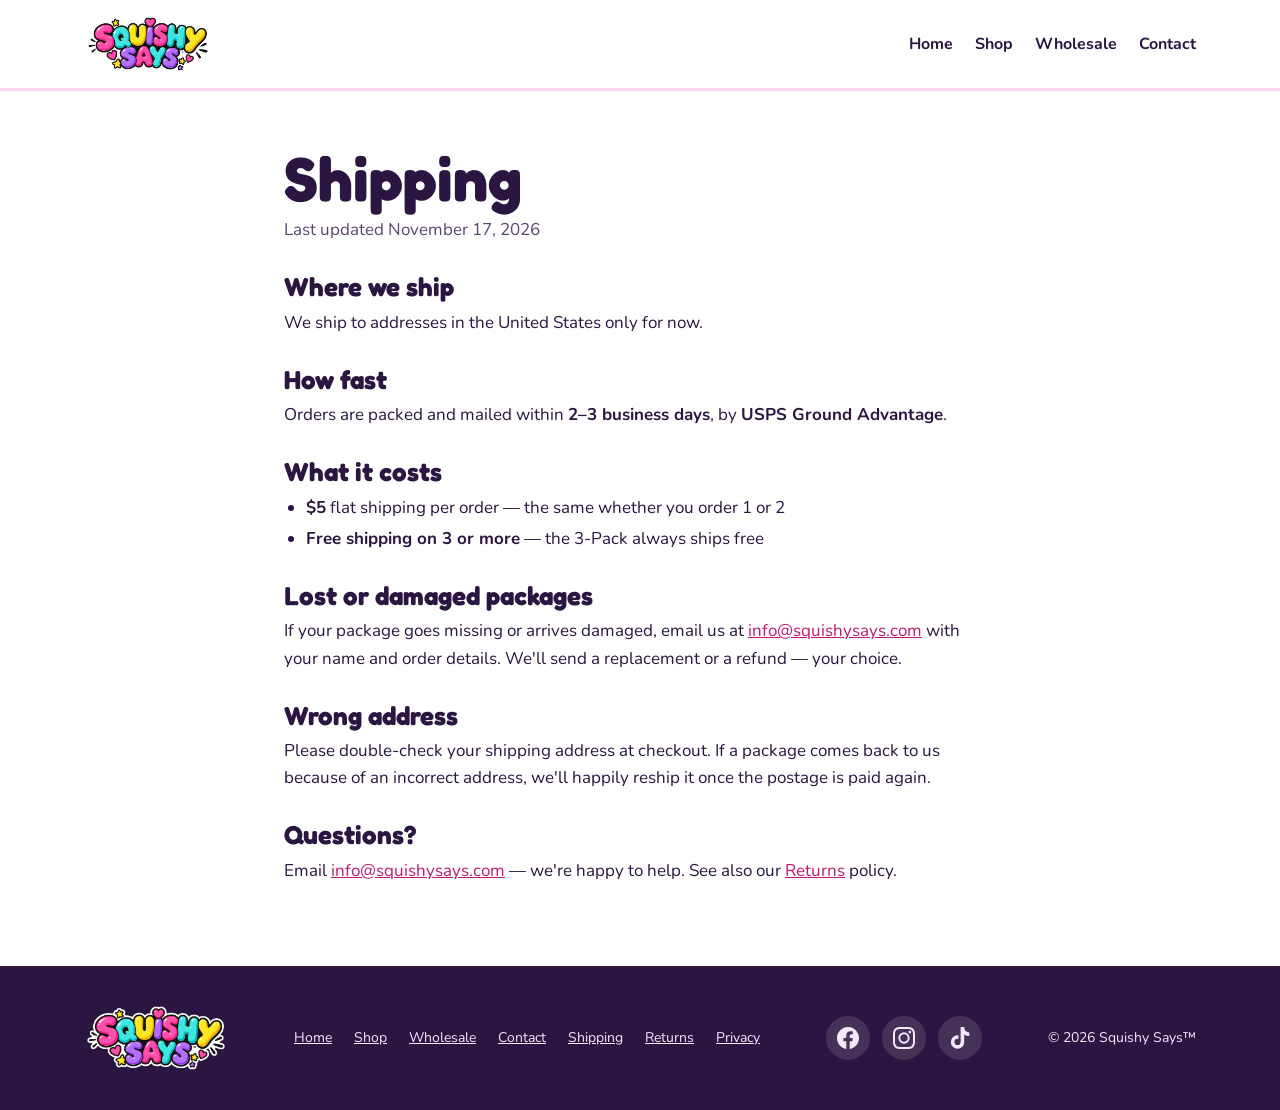
<file: shipping.html>
<!doctype html>
<html lang="en">
<head>
<meta charset="utf-8">
<meta name="viewport" content="width=device-width, initial-scale=1">
<title>Shipping — Squishy Says™</title>
<meta name="description" content="How Squishy Says ships: US only, mailed in 2–3 business days by USPS Ground Advantage. $5 shipping, free on 3 or more.">
<meta property="og:title" content="Shipping — Squishy Says™">
<meta property="og:image" content="https://www.squishysays.com/assets/img/og-image.jpg">
<meta name="theme-color" content="#FFE3F1">
<link rel="icon" type="image/png" sizes="32x32" href="assets/img/favicon-32.png">
<link rel="apple-touch-icon" href="assets/img/apple-touch-icon.png">
<link rel="preconnect" href="https://fonts.googleapis.com">
<link rel="preconnect" href="https://fonts.gstatic.com" crossorigin>
<link href="https://fonts.googleapis.com/css2?family=Fredoka:wght@500;600;700&family=Nunito:wght@400;600;700;800&display=swap" rel="stylesheet">
<link rel="stylesheet" href="assets/css/site.css?v=20261119">
  <!-- TikTok Pixel Code Start -->
  <script>
  !function (w, d, t) {
    w.TiktokAnalyticsObject=t;var ttq=w[t]=w[t]||[];ttq.methods=["page","track","identify","instances","debug","on","off","once","ready","alias","group","enableCookie","disableCookie","holdConsent","revokeConsent","grantConsent"],ttq.setAndDefer=function(t,e){t[e]=function(){t.push([e].concat(Array.prototype.slice.call(arguments,0)))}};for(var i=0;i<ttq.methods.length;i++)ttq.setAndDefer(ttq,ttq.methods[i]);ttq.instance=function(t){for( var e=ttq._i[t]||[],n=0;n<ttq.methods.length;n++)ttq.setAndDefer(e,ttq.methods[n]);return e},ttq.load=function(e,n){var r="https://analytics.tiktok.com/i18n/pixel/events.js",o=n&&n.partner;ttq._i=ttq._i||{},ttq._i[e]=[],ttq._i[e]._u=r,ttq._t=ttq._t||{},ttq._t[e]=+new Date,ttq._o=ttq._o||{},ttq._o[e]=n||{};n=document.createElement("script");n.type="text/javascript",n.async=!0,n.src=r+"?sdkid="+e+"&lib="+t;e=document.getElementsByTagName("script")[0];e.parentNode.insertBefore(n,e)};
    ttq.load('DBV0FPRC77U7CBT6954G');
    ttq.page();
  }(window, document, 'ttq');
  </script>
  <!-- TikTok Pixel Code End -->
</head>
<body>
<a class="skip" href="#main">Skip to content</a>

<header class="site-header">
  <div class="wrap header-row">
    <a href="index.html" class="brand" aria-label="Squishy Says home"><img src="assets/img/logo.png" alt="Squishy Says" width="200" height="100"></a>
    <nav aria-label="Main" class="nav">
      <a href="index.html">Home</a>
      <a href="shop.html">Shop</a>
      <a href="wholesale.html">Wholesale</a>
      <a href="index.html#contact">Contact</a>
    </nav>
  </div>
</header>

<main id="main">
<section class="band-white">
  <div class="wrap policy">
    <h1 class="h1-md">Shipping</h1>
    <p class="fine">Last updated November 17, 2026</p>

    <h2>Where we ship</h2>
    <p>We ship to addresses in the United States only for now.</p>

    <h2>How fast</h2>
    <p>Orders are packed and mailed within <strong>2–3 business days</strong>, by <strong>USPS Ground Advantage</strong>.</p>

    <h2>What it costs</h2>
    <ul>
      <li><strong>$5</strong> flat shipping per order — the same whether you order 1 or 2</li>
      <li><strong>Free shipping on 3 or more</strong> — the 3-Pack always ships free</li>
    </ul>

    <h2 id="lost">Lost or damaged packages</h2>
    <p>If your package goes missing or arrives damaged, email us at <a href="mailto:info@squishysays.com">info@squishysays.com</a> with your name and order details. We'll send a replacement or a refund — your choice.</p>

    <h2>Wrong address</h2>
    <p>Please double-check your shipping address at checkout. If a package comes back to us because of an incorrect address, we'll happily reship it once the postage is paid again.</p>

    <h2>Questions?</h2>
    <p>Email <a href="mailto:info@squishysays.com">info@squishysays.com</a> — we're happy to help. See also our <a href="returns.html">Returns</a> policy.</p>
  </div>
</section>
</main>

<footer class="site-footer">
  <div class="wrap footer-row">
    <img src="assets/img/logo.png" alt="Squishy Says" width="160" height="80" loading="lazy">
    <nav aria-label="Footer" class="footer-nav">
      <a href="index.html">Home</a>
      <a href="shop.html">Shop</a>
      <a href="wholesale.html">Wholesale</a>
      <a href="mailto:info@squishysays.com">Contact</a>
      <a href="shipping.html">Shipping</a>
      <a href="returns.html">Returns</a>
      <a href="privacy.html">Privacy</a>
    </nav>
    <div class="footer-social" aria-label="Social media">
      <a href="https://www.facebook.com/profile.php?id=61595738788171" target="_blank" rel="noopener" aria-label="Squishy Says on Facebook (opens in a new tab)"><svg viewBox="0 0 24 24" width="22" height="22" aria-hidden="true" focusable="false"><path fill="currentColor" d="M24 12.07C24 5.41 18.63 0 12 0S0 5.41 0 12.07C0 18.1 4.39 23.1 10.13 24v-8.44H7.08v-3.49h3.04V9.41c0-3.02 1.79-4.69 4.53-4.69 1.31 0 2.68.24 2.68.24v2.97h-1.51c-1.49 0-1.95.93-1.95 1.88v2.26h3.33l-.53 3.49h-2.8V24C19.61 23.1 24 18.1 24 12.07z"/></svg></a>
      <a href="https://www.instagram.com/squishysayssquish/" target="_blank" rel="noopener" aria-label="Squishy Says on Instagram (opens in a new tab)"><svg viewBox="0 0 24 24" width="22" height="22" aria-hidden="true" focusable="false"><path fill="currentColor" d="M12 2.16c3.2 0 3.58.01 4.85.07 1.17.05 1.8.25 2.23.41.56.22.96.48 1.38.9.42.42.68.82.9 1.38.16.42.36 1.06.41 2.23.06 1.27.07 1.65.07 4.85s-.01 3.58-.07 4.85c-.05 1.17-.25 1.8-.41 2.23-.22.56-.48.96-.9 1.38-.42.42-.82.68-1.38.9-.42.16-1.06.36-2.23.41-1.27.06-1.65.07-4.85.07s-3.58-.01-4.85-.07c-1.17-.05-1.8-.25-2.23-.41a3.7 3.7 0 0 1-1.38-.9 3.7 3.7 0 0 1-.9-1.38c-.16-.42-.36-1.06-.41-2.23C2.17 15.58 2.16 15.2 2.16 12s.01-3.58.07-4.85c.05-1.17.25-1.8.41-2.23.22-.56.48-.96.9-1.38.42-.42.82-.68 1.38-.9.42-.16 1.06-.36 2.23-.41C8.42 2.17 8.8 2.16 12 2.16M12 0C8.74 0 8.33.01 7.05.07 5.78.13 4.9.33 4.14.63a5.9 5.9 0 0 0-2.13 1.38A5.9 5.9 0 0 0 .63 4.14C.33 4.9.13 5.78.07 7.05.01 8.33 0 8.74 0 12s.01 3.67.07 4.95c.06 1.27.26 2.15.56 2.91.31.79.72 1.46 1.38 2.13a5.9 5.9 0 0 0 2.13 1.38c.76.3 1.64.5 2.91.56C8.33 23.99 8.74 24 12 24s3.67-.01 4.95-.07c1.27-.06 2.15-.26 2.91-.56a5.9 5.9 0 0 0 2.13-1.38 5.9 5.9 0 0 0 1.38-2.13c.3-.76.5-1.64.56-2.91.06-1.28.07-1.69.07-4.95s-.01-3.67-.07-4.95c-.06-1.27-.26-2.15-.56-2.91a5.9 5.9 0 0 0-1.38-2.13A5.9 5.9 0 0 0 19.86.63C19.1.33 18.22.13 16.95.07 15.67.01 15.26 0 12 0zm0 5.84a6.16 6.16 0 1 0 0 12.32 6.16 6.16 0 0 0 0-12.32zM12 16a4 4 0 1 1 0-8 4 4 0 0 1 0 8zm6.4-11.85a1.44 1.44 0 1 0 0 2.88 1.44 1.44 0 0 0 0-2.88z"/></svg></a>
      <a href="https://www.tiktok.com/@squishysayssquish" target="_blank" rel="noopener" aria-label="Squishy Says on TikTok (opens in a new tab)"><svg viewBox="0 0 24 24" width="22" height="22" aria-hidden="true" focusable="false"><path fill="currentColor" d="M16.6 0h-3.9v16.3a3.4 3.4 0 1 1-3.4-3.4c.35 0 .69.05 1 .15V9.1a7.4 7.4 0 0 0-1-.07 7.3 7.3 0 1 0 7.3 7.3V8.1a9.4 9.4 0 0 0 5.5 1.77V6a5.5 5.5 0 0 1-5.5-5.5V0z"/></svg></a>
    </div>
    <p>© <span class="yr">2026</span> Squishy Says™</p>
  </div>
</footer>

<script src="assets/js/site.js?v=20261119"></script>
</body>
</html>
</file>
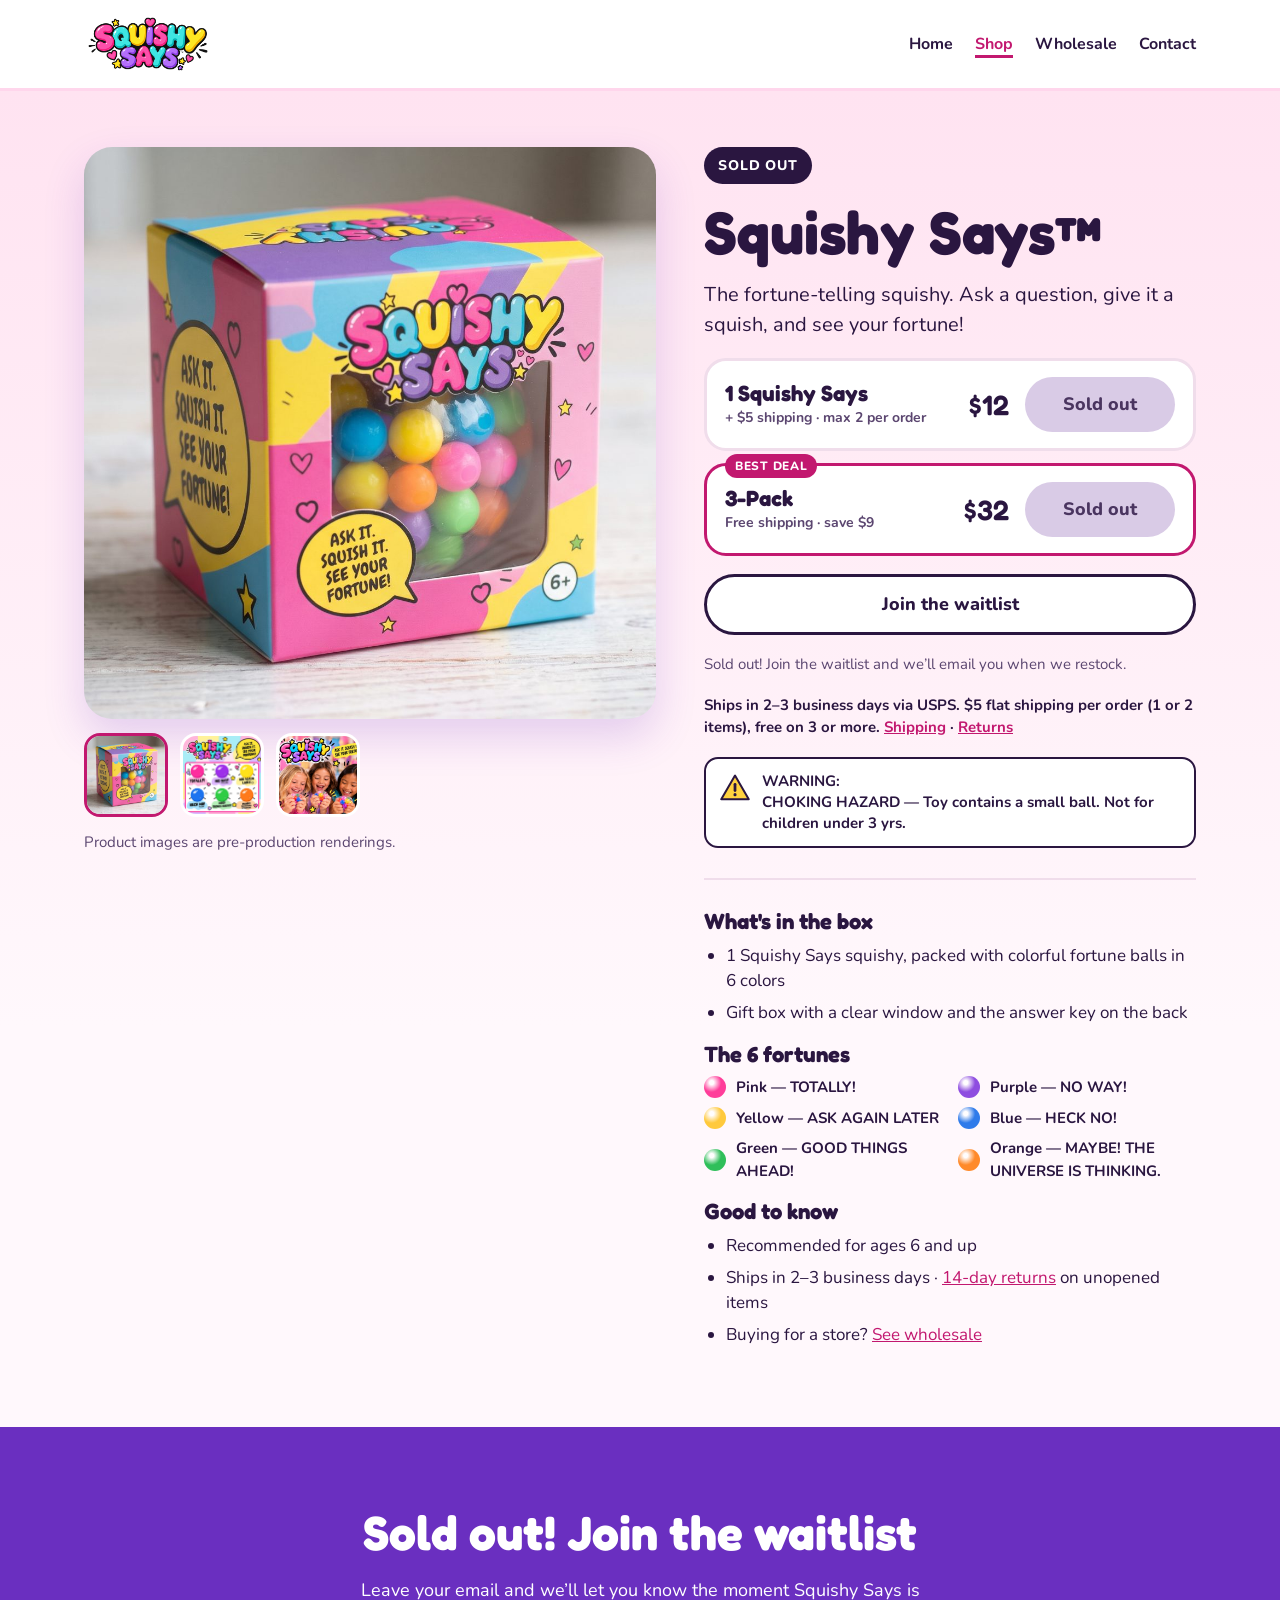
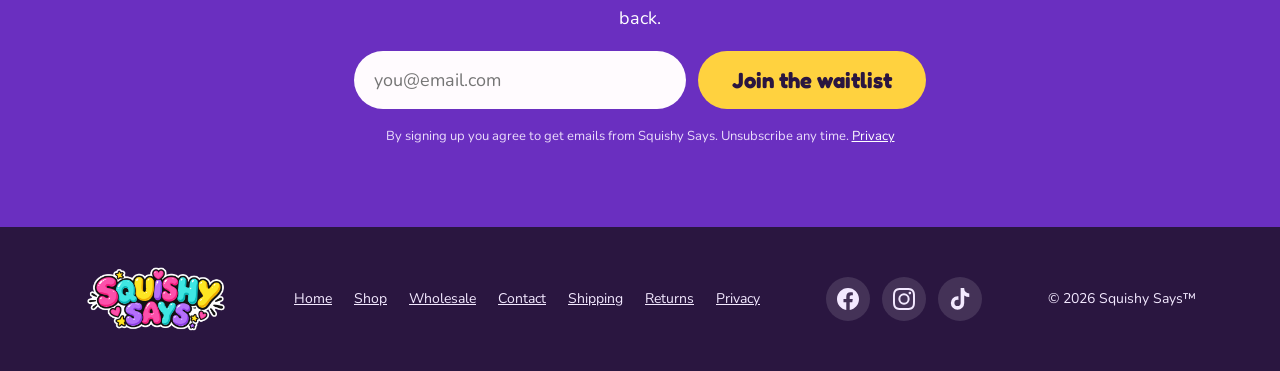
<file: shop.html>
<!doctype html>
<html lang="en">
<head>
<meta charset="utf-8">
<meta name="viewport" content="width=device-width, initial-scale=1">
<title>Shop — Squishy Says™</title>
<meta name="description" content="Get Squishy Says, the fortune-telling squishy — $12 each, or a 3-Pack for $32 with free shipping. Ask it, squish it, see your fortune!">
<meta property="og:type" content="product">
<meta property="og:title" content="Shop Squishy Says™">
<meta property="og:image" content="https://www.squishysays.com/assets/img/product-box.jpg">
<meta name="theme-color" content="#FFE3F1">
<link rel="icon" type="image/png" sizes="32x32" href="assets/img/favicon-32.png">
<link rel="apple-touch-icon" href="assets/img/apple-touch-icon.png">
<link rel="preconnect" href="https://fonts.googleapis.com">
<link rel="preconnect" href="https://fonts.gstatic.com" crossorigin>
<link href="https://fonts.googleapis.com/css2?family=Fredoka:wght@500;600;700&family=Nunito:wght@400;600;700;800&display=swap" rel="stylesheet">
<link rel="stylesheet" href="assets/css/site.css?v=20261119">
  <!-- TikTok Pixel Code Start -->
  <script>
  !function (w, d, t) {
    w.TiktokAnalyticsObject=t;var ttq=w[t]=w[t]||[];ttq.methods=["page","track","identify","instances","debug","on","off","once","ready","alias","group","enableCookie","disableCookie","holdConsent","revokeConsent","grantConsent"],ttq.setAndDefer=function(t,e){t[e]=function(){t.push([e].concat(Array.prototype.slice.call(arguments,0)))}};for(var i=0;i<ttq.methods.length;i++)ttq.setAndDefer(ttq,ttq.methods[i]);ttq.instance=function(t){for( var e=ttq._i[t]||[],n=0;n<ttq.methods.length;n++)ttq.setAndDefer(e,ttq.methods[n]);return e},ttq.load=function(e,n){var r="https://analytics.tiktok.com/i18n/pixel/events.js",o=n&&n.partner;ttq._i=ttq._i||{},ttq._i[e]=[],ttq._i[e]._u=r,ttq._t=ttq._t||{},ttq._t[e]=+new Date,ttq._o=ttq._o||{},ttq._o[e]=n||{};n=document.createElement("script");n.type="text/javascript",n.async=!0,n.src=r+"?sdkid="+e+"&lib="+t;e=document.getElementsByTagName("script")[0];e.parentNode.insertBefore(n,e)};
    ttq.load('DBV0FPRC77U7CBT6954G');
    ttq.page();
  }(window, document, 'ttq');
  </script>
  <!-- TikTok Pixel Code End -->
</head>
<body>
<a class="skip" href="#main">Skip to content</a>

<header class="site-header">
  <div class="wrap header-row">
    <a href="index.html" class="brand" aria-label="Squishy Says home"><img src="assets/img/logo.png" alt="Squishy Says" width="200" height="100"></a>
    <nav aria-label="Main" class="nav">
      <a href="index.html">Home</a>
      <a href="shop.html" aria-current="page">Shop</a>
      <a href="wholesale.html">Wholesale</a>
      <a href="index.html#contact">Contact</a>
    </nav>
  </div>
</header>

<main id="main">

<section class="band-blush-soft">
  <div class="wrap product">
    <div class="gallery">
      <img id="mainImg" class="card-img gallery-main" src="assets/img/product-box.jpg" alt="Squishy Says in its gift box, with colorful fortune balls showing through the window" width="1400" height="1045">
      <div class="thumbs" role="group" aria-label="Product photos">
        <button type="button" class="thumb is-active" data-src="assets/img/product-box.jpg" data-alt="Squishy Says in its gift box, with colorful fortune balls showing through the window" aria-label="Show the boxed product"><img src="assets/img/product-box.jpg" alt="" width="125" height="93"></button>
        <button type="button" class="thumb" data-src="assets/img/fortune-board.jpg" data-alt="All six Squishy Says colors and their fortunes" aria-label="Show the six fortunes"><img src="assets/img/fortune-board.jpg" alt="" width="93" height="93"></button>
        <button type="button" class="thumb" data-src="assets/img/fortune-fun.jpg" data-alt="Kids squishing their Squishy Says balls" aria-label="Show fortune fun photo"><img src="assets/img/fortune-fun.jpg" alt="" width="93" height="93"></button>
      </div>
      <p class="fine">Product images are pre-production renderings.</p>
    </div>

    <div class="stack product-info">
      <span class="pill pill-yellow" id="stockPill">Coming soon</span>
      <h1 class="product-title">Squishy Says™</h1>
      <p class="lead">The fortune-telling squishy. Ask a question, give it a squish, and see your fortune!</p>

      <div class="offers" role="list" aria-label="Choose your Squishy Says">
        <div class="offer" role="listitem" data-offer="single">
          <div class="offer-info">
            <span class="offer-label">1 Squishy Says</span>
            <span class="offer-note" data-note></span>
          </div>
          <span class="offer-price" data-price></span>
          <a class="btn btn-pink offer-btn is-disabled" href="#notify" aria-disabled="true" data-buy>Coming soon</a>
        </div>
        <div class="offer offer-best" role="listitem" data-offer="three">
          <span class="offer-flag">Best deal</span>
          <div class="offer-info">
            <span class="offer-label">3-Pack</span>
            <span class="offer-note" data-note></span>
          </div>
          <span class="offer-price" data-price></span>
          <a class="btn btn-pink offer-btn is-disabled" href="#notify" aria-disabled="true" data-buy>Coming soon</a>
        </div>
      </div>

      <a id="notifyBtn" class="btn btn-outline btn-block" href="#notify">Email me when it's available</a>
      <p class="fine" id="checkoutNote">Secure checkout will open here when we launch. Limit 3 per customer.</p>
      <p class="ship-line">Ships in 2–3 business days via USPS. $5 flat shipping per order (1 or 2 items), <strong>free on 3 or more</strong>. <a href="shipping.html">Shipping</a> · <a href="returns.html">Returns</a></p>

      <div class="warning" role="note" aria-label="Safety warning">
        <svg class="warning-icon" viewBox="0 0 24 24" width="30" height="30" aria-hidden="true" focusable="false"><path d="M12 2 1 21h22L12 2z" fill="#FFD23F" stroke="#2A1640" stroke-width="1.6" stroke-linejoin="round"/><path d="M12 9v5" stroke="#2A1640" stroke-width="2.2" stroke-linecap="round"/><circle cx="12" cy="17.3" r="1.25" fill="#2A1640"/></svg>
        <p><strong>WARNING:</strong><br><strong>CHOKING HAZARD — Toy contains a small ball. Not for children under 3 yrs.</strong></p>
      </div>

      <div class="details">
        <h2 class="h-sm">What's in the box</h2>
        <ul class="ticks">
          <li>1 Squishy Says squishy, packed with colorful fortune balls in 6 colors</li>
          <li>Gift box with a clear window and the answer key on the back</li>
        </ul>
        <h2 class="h-sm">The 6 fortunes</h2>
        <ul id="answerList" class="mini-answers"></ul>
        <h2 class="h-sm">Good to know</h2>
        <ul class="ticks">
          <li>Recommended for ages 6 and up</li>
          <li>Ships in 2–3 business days · <a href="returns.html">14-day returns</a> on unopened items</li>
          <li>Buying for a store? <a href="wholesale.html">See wholesale</a></li>
        </ul>
      </div>
    </div>
  </div>
</section>

<section id="notify" class="band-purple">
  <div class="wrap stack center narrow">
    <h2 id="notifyTitle">Get Squishy news</h2>
    <p class="body" id="notifyBody">Join our mailing list for new colors, restocks and special offers.</p>
    <form id="waitlistForm" class="waitlist" action="https://formsubmit.co/info@squishysays.com" method="POST" novalidate>
      <input type="hidden" name="_subject" value="Mailing list signup — squishysays.com">
      <input type="hidden" name="_template" value="table">
      <input type="hidden" name="_next" value="https://www.squishysays.com/shop.html?joined=1#notify">
      <input type="text" name="_honey" class="hp" tabindex="-1" autocomplete="off" aria-hidden="true">
      <label for="wlEmail" class="sr-only">Your email</label>
      <input id="wlEmail" name="email" type="email" class="input waitlist-input" placeholder="you@email.com" autocomplete="email" required>
      <button id="wlSubmit" type="submit" class="btn btn-yellow btn-lg">Sign me up</button>
    </form>
    <p id="wlError" class="waitlist-msg" role="alert" hidden></p>
    <p id="wlThanks" class="waitlist-msg" role="status" hidden>You're on the list! Watch your inbox for Squishy news.</p>
    <p class="waitlist-fine">By signing up you agree to get emails from Squishy Says. Unsubscribe any time. <a href="privacy.html">Privacy</a></p>
  </div>
</section>

</main>

<footer class="site-footer">
  <div class="wrap footer-row">
    <img src="assets/img/logo.png" alt="Squishy Says" width="160" height="80" loading="lazy">
    <nav aria-label="Footer" class="footer-nav">
      <a href="index.html">Home</a>
      <a href="shop.html">Shop</a>
      <a href="wholesale.html">Wholesale</a>
      <a href="mailto:info@squishysays.com">Contact</a>
      <a href="shipping.html">Shipping</a>
      <a href="returns.html">Returns</a>
      <a href="privacy.html">Privacy</a>
    </nav>
    <div class="footer-social" aria-label="Social media">
      <a href="https://www.facebook.com/profile.php?id=61595738788171" target="_blank" rel="noopener" aria-label="Squishy Says on Facebook (opens in a new tab)"><svg viewBox="0 0 24 24" width="22" height="22" aria-hidden="true" focusable="false"><path fill="currentColor" d="M24 12.07C24 5.41 18.63 0 12 0S0 5.41 0 12.07C0 18.1 4.39 23.1 10.13 24v-8.44H7.08v-3.49h3.04V9.41c0-3.02 1.79-4.69 4.53-4.69 1.31 0 2.68.24 2.68.24v2.97h-1.51c-1.49 0-1.95.93-1.95 1.88v2.26h3.33l-.53 3.49h-2.8V24C19.61 23.1 24 18.1 24 12.07z"/></svg></a>
      <a href="https://www.instagram.com/squishysayssquish/" target="_blank" rel="noopener" aria-label="Squishy Says on Instagram (opens in a new tab)"><svg viewBox="0 0 24 24" width="22" height="22" aria-hidden="true" focusable="false"><path fill="currentColor" d="M12 2.16c3.2 0 3.58.01 4.85.07 1.17.05 1.8.25 2.23.41.56.22.96.48 1.38.9.42.42.68.82.9 1.38.16.42.36 1.06.41 2.23.06 1.27.07 1.65.07 4.85s-.01 3.58-.07 4.85c-.05 1.17-.25 1.8-.41 2.23-.22.56-.48.96-.9 1.38-.42.42-.82.68-1.38.9-.42.16-1.06.36-2.23.41-1.27.06-1.65.07-4.85.07s-3.58-.01-4.85-.07c-1.17-.05-1.8-.25-2.23-.41a3.7 3.7 0 0 1-1.38-.9 3.7 3.7 0 0 1-.9-1.38c-.16-.42-.36-1.06-.41-2.23C2.17 15.58 2.16 15.2 2.16 12s.01-3.58.07-4.85c.05-1.17.25-1.8.41-2.23.22-.56.48-.96.9-1.38.42-.42.82-.68 1.38-.9.42-.16 1.06-.36 2.23-.41C8.42 2.17 8.8 2.16 12 2.16M12 0C8.74 0 8.33.01 7.05.07 5.78.13 4.9.33 4.14.63a5.9 5.9 0 0 0-2.13 1.38A5.9 5.9 0 0 0 .63 4.14C.33 4.9.13 5.78.07 7.05.01 8.33 0 8.74 0 12s.01 3.67.07 4.95c.06 1.27.26 2.15.56 2.91.31.79.72 1.46 1.38 2.13a5.9 5.9 0 0 0 2.13 1.38c.76.3 1.64.5 2.91.56C8.33 23.99 8.74 24 12 24s3.67-.01 4.95-.07c1.27-.06 2.15-.26 2.91-.56a5.9 5.9 0 0 0 2.13-1.38 5.9 5.9 0 0 0 1.38-2.13c.3-.76.5-1.64.56-2.91.06-1.28.07-1.69.07-4.95s-.01-3.67-.07-4.95c-.06-1.27-.26-2.15-.56-2.91a5.9 5.9 0 0 0-1.38-2.13A5.9 5.9 0 0 0 19.86.63C19.1.33 18.22.13 16.95.07 15.67.01 15.26 0 12 0zm0 5.84a6.16 6.16 0 1 0 0 12.32 6.16 6.16 0 0 0 0-12.32zM12 16a4 4 0 1 1 0-8 4 4 0 0 1 0 8zm6.4-11.85a1.44 1.44 0 1 0 0 2.88 1.44 1.44 0 0 0 0-2.88z"/></svg></a>
      <a href="https://www.tiktok.com/@squishysayssquish" target="_blank" rel="noopener" aria-label="Squishy Says on TikTok (opens in a new tab)"><svg viewBox="0 0 24 24" width="22" height="22" aria-hidden="true" focusable="false"><path fill="currentColor" d="M16.6 0h-3.9v16.3a3.4 3.4 0 1 1-3.4-3.4c.35 0 .69.05 1 .15V9.1a7.4 7.4 0 0 0-1-.07 7.3 7.3 0 1 0 7.3 7.3V8.1a9.4 9.4 0 0 0 5.5 1.77V6a5.5 5.5 0 0 1-5.5-5.5V0z"/></svg></a>
    </div>
    <p>© <span class="yr">2026</span> Squishy Says™</p>
  </div>
</footer>

<script src="assets/js/site.js?v=20261119"></script>
</body>
</html>
</file>
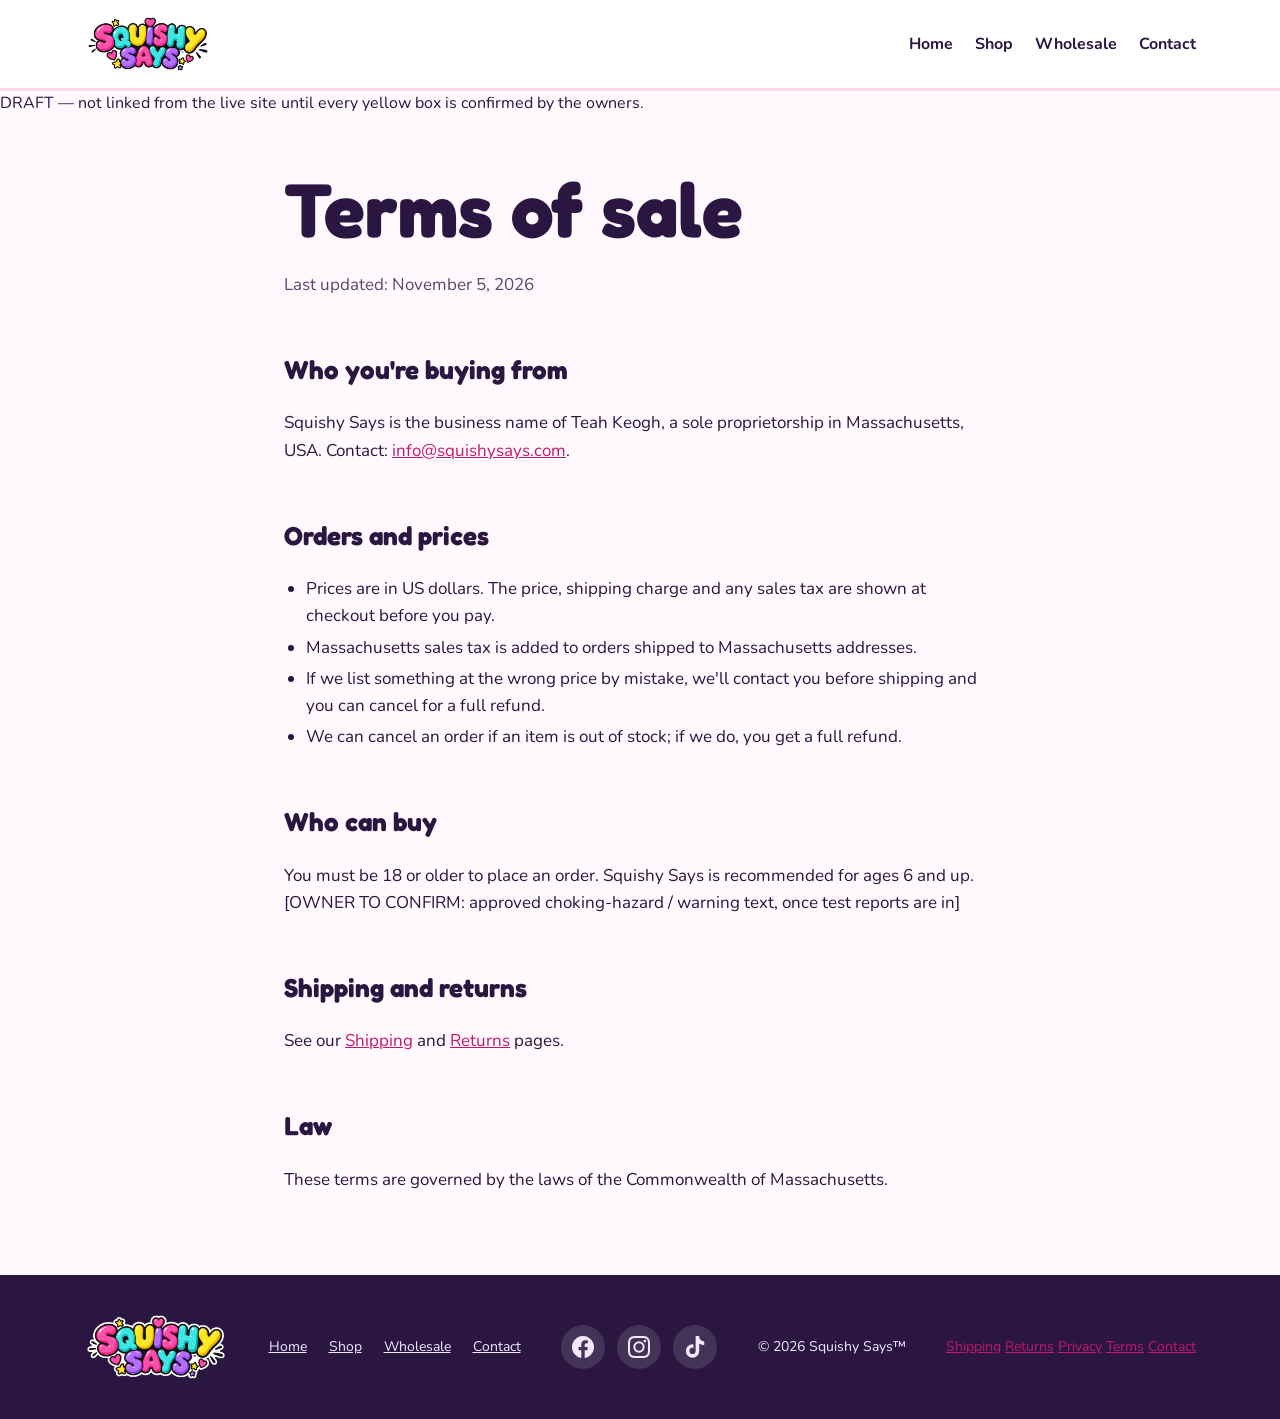
<file: terms.html>
<!doctype html>
<html lang="en">
<head>
<meta charset="utf-8">
<meta name="viewport" content="width=device-width, initial-scale=1">
<title>Terms of sale — Squishy Says™</title>
<meta name="description" content="Terms for buying Squishy Says online.">
<meta name="theme-color" content="#FFE3F1">
<link rel="icon" type="image/png" sizes="32x32" href="assets/img/favicon-32.png">
<link rel="apple-touch-icon" href="assets/img/apple-touch-icon.png">
<link rel="preconnect" href="https://fonts.googleapis.com">
<link rel="preconnect" href="https://fonts.gstatic.com" crossorigin>
<link href="https://fonts.googleapis.com/css2?family=Fredoka:wght@500;600;700&family=Nunito:wght@400;600;700;800&display=swap" rel="stylesheet">
<link rel="stylesheet" href="assets/css/site.css">
</head>
<body>
<a class="skip" href="#main">Skip to content</a>

<header class="site-header">
  <div class="wrap header-row">
    <a href="index.html" class="brand" aria-label="Squishy Says home"><img src="assets/img/logo.png" alt="Squishy Says" width="200" height="100"></a>
    <nav aria-label="Main" class="nav">
      <a href="index.html">Home</a>
      <a href="shop.html">Shop</a>
      <a href="wholesale.html">Wholesale</a>
      <a href="index.html#contact">Contact</a>
    </nav>
  </div>
</header>

<main id="main">
<div class="draft-banner" role="note">DRAFT — not linked from the live site until every yellow box is confirmed by the owners.</div>
<div class="wrap policy stack">
<h1>Terms of sale</h1>
<p class="fine">Last updated: November 5, 2026</p>
<h2>Who you're buying from</h2>
<p>Squishy Says is the business name of Teah Keogh, a sole proprietorship in Massachusetts, USA. Contact: <a href="mailto:info@squishysays.com">info@squishysays.com</a>.</p>
<h2>Orders and prices</h2>
<ul>
<li>Prices are in US dollars. The price, shipping charge and any sales tax are shown at checkout before you pay.</li>
<li>Massachusetts sales tax is added to orders shipped to Massachusetts addresses.</li>
<li>If we list something at the wrong price by mistake, we'll contact you before shipping and you can cancel for a full refund.</li>
<li>We can cancel an order if an item is out of stock; if we do, you get a full refund.</li>
</ul>
<h2>Who can buy</h2>
<p>You must be 18 or older to place an order. Squishy Says is recommended for ages 6 and up. <span class="tbc">[OWNER TO CONFIRM: approved choking-hazard / warning text, once test reports are in]</span></p>
<h2>Shipping and returns</h2>
<p>See our <a href="shipping.html">Shipping</a> and <a href="returns.html">Returns</a> pages.</p>
<h2>Law</h2>
<p>These terms are governed by the laws of the Commonwealth of Massachusetts.</p>
</div>

</main>

<footer class="site-footer">
  <div class="wrap footer-row">
    <img src="assets/img/logo.png" alt="Squishy Says" width="160" height="80" loading="lazy">
    <nav aria-label="Footer" class="footer-nav">
      <a href="index.html">Home</a>
      <a href="shop.html">Shop</a>
      <a href="wholesale.html">Wholesale</a>
      <a href="mailto:info@squishysays.com">Contact</a>
    </nav>
    <div class="footer-social" aria-label="Social media">
      <a href="https://www.facebook.com/profile.php?id=61595738788171" target="_blank" rel="noopener" aria-label="Squishy Says on Facebook (opens in a new tab)"><svg viewBox="0 0 24 24" width="22" height="22" aria-hidden="true" focusable="false"><path fill="currentColor" d="M24 12.07C24 5.41 18.63 0 12 0S0 5.41 0 12.07C0 18.1 4.39 23.1 10.13 24v-8.44H7.08v-3.49h3.04V9.41c0-3.02 1.79-4.69 4.53-4.69 1.31 0 2.68.24 2.68.24v2.97h-1.51c-1.49 0-1.95.93-1.95 1.88v2.26h3.33l-.53 3.49h-2.8V24C19.61 23.1 24 18.1 24 12.07z"/></svg></a>
      <a href="https://www.instagram.com/squishysayssquish/" target="_blank" rel="noopener" aria-label="Squishy Says on Instagram (opens in a new tab)"><svg viewBox="0 0 24 24" width="22" height="22" aria-hidden="true" focusable="false"><path fill="currentColor" d="M12 2.16c3.2 0 3.58.01 4.85.07 1.17.05 1.8.25 2.23.41.56.22.96.48 1.38.9.42.42.68.82.9 1.38.16.42.36 1.06.41 2.23.06 1.27.07 1.65.07 4.85s-.01 3.58-.07 4.85c-.05 1.17-.25 1.8-.41 2.23-.22.56-.48.96-.9 1.38-.42.42-.82.68-1.38.9-.42.16-1.06.36-2.23.41-1.27.06-1.65.07-4.85.07s-3.58-.01-4.85-.07c-1.17-.05-1.8-.25-2.23-.41a3.7 3.7 0 0 1-1.38-.9 3.7 3.7 0 0 1-.9-1.38c-.16-.42-.36-1.06-.41-2.23C2.17 15.58 2.16 15.2 2.16 12s.01-3.58.07-4.85c.05-1.17.25-1.8.41-2.23.22-.56.48-.96.9-1.38.42-.42.82-.68 1.38-.9.42-.16 1.06-.36 2.23-.41C8.42 2.17 8.8 2.16 12 2.16M12 0C8.74 0 8.33.01 7.05.07 5.78.13 4.9.33 4.14.63a5.9 5.9 0 0 0-2.13 1.38A5.9 5.9 0 0 0 .63 4.14C.33 4.9.13 5.78.07 7.05.01 8.33 0 8.74 0 12s.01 3.67.07 4.95c.06 1.27.26 2.15.56 2.91.31.79.72 1.46 1.38 2.13a5.9 5.9 0 0 0 2.13 1.38c.76.3 1.64.5 2.91.56C8.33 23.99 8.74 24 12 24s3.67-.01 4.95-.07c1.27-.06 2.15-.26 2.91-.56a5.9 5.9 0 0 0 2.13-1.38 5.9 5.9 0 0 0 1.38-2.13c.3-.76.5-1.64.56-2.91.06-1.28.07-1.69.07-4.95s-.01-3.67-.07-4.95c-.06-1.27-.26-2.15-.56-2.91a5.9 5.9 0 0 0-1.38-2.13A5.9 5.9 0 0 0 19.86.63C19.1.33 18.22.13 16.95.07 15.67.01 15.26 0 12 0zm0 5.84a6.16 6.16 0 1 0 0 12.32 6.16 6.16 0 0 0 0-12.32zM12 16a4 4 0 1 1 0-8 4 4 0 0 1 0 8zm6.4-11.85a1.44 1.44 0 1 0 0 2.88 1.44 1.44 0 0 0 0-2.88z"/></svg></a>
      <a href="https://www.tiktok.com/@squishysayssquish" target="_blank" rel="noopener" aria-label="Squishy Says on TikTok (opens in a new tab)"><svg viewBox="0 0 24 24" width="22" height="22" aria-hidden="true" focusable="false"><path fill="currentColor" d="M16.6 0h-3.9v16.3a3.4 3.4 0 1 1-3.4-3.4c.35 0 .69.05 1 .15V9.1a7.4 7.4 0 0 0-1-.07 7.3 7.3 0 1 0 7.3 7.3V8.1a9.4 9.4 0 0 0 5.5 1.77V6a5.5 5.5 0 0 1-5.5-5.5V0z"/></svg></a>
    </div>
    <p>© <span class="yr">2026</span> Squishy Says™</p>
    <nav aria-label="Policies" class="footer-legal">
      <a href="shipping.html">Shipping</a>
      <a href="returns.html">Returns</a>
      <a href="privacy.html">Privacy</a>
      <a href="terms.html">Terms</a>
      <a href="mailto:info@squishysays.com">Contact</a>
    </nav>
  </div>
</footer>

<script src="assets/js/site.js"></script>
</body>
</html>
</file>
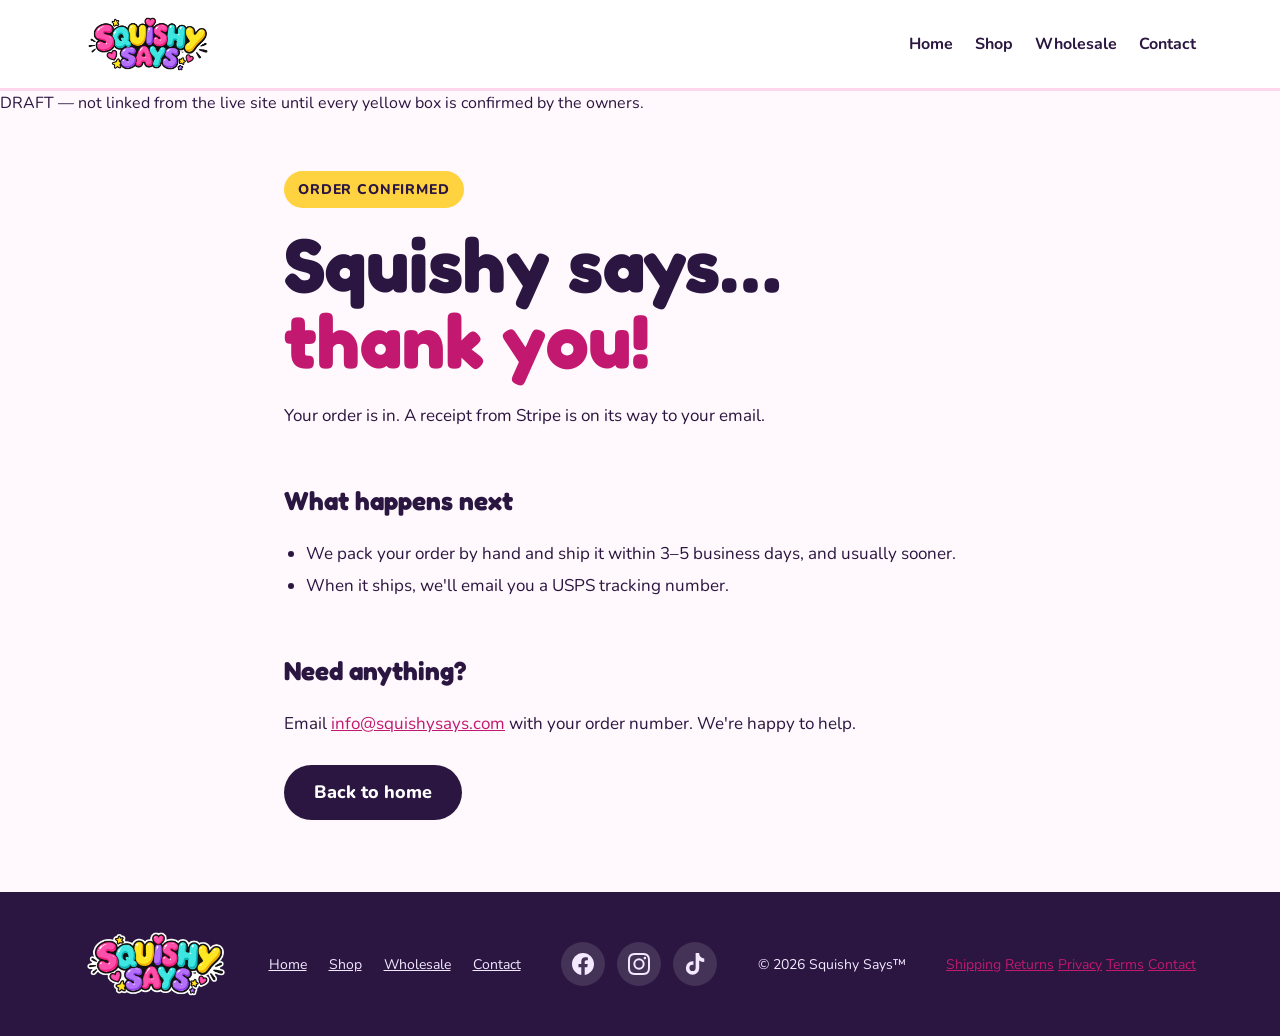
<file: thanks.html>
<!doctype html>
<html lang="en">
<head>
<meta charset="utf-8">
<meta name="viewport" content="width=device-width, initial-scale=1">
<title>Thank you! — Squishy Says™</title>
<meta name="description" content="Your Squishy Says order is in.">
<meta name="robots" content="noindex">
<meta name="theme-color" content="#FFE3F1">
<link rel="icon" type="image/png" sizes="32x32" href="assets/img/favicon-32.png">
<link rel="apple-touch-icon" href="assets/img/apple-touch-icon.png">
<link rel="preconnect" href="https://fonts.googleapis.com">
<link rel="preconnect" href="https://fonts.gstatic.com" crossorigin>
<link href="https://fonts.googleapis.com/css2?family=Fredoka:wght@500;600;700&family=Nunito:wght@400;600;700;800&display=swap" rel="stylesheet">
<link rel="stylesheet" href="assets/css/site.css">
</head>
<body>
<a class="skip" href="#main">Skip to content</a>

<header class="site-header">
  <div class="wrap header-row">
    <a href="index.html" class="brand" aria-label="Squishy Says home"><img src="assets/img/logo.png" alt="Squishy Says" width="200" height="100"></a>
    <nav aria-label="Main" class="nav">
      <a href="index.html">Home</a>
      <a href="shop.html">Shop</a>
      <a href="wholesale.html">Wholesale</a>
      <a href="index.html#contact">Contact</a>
    </nav>
  </div>
</header>

<main id="main">
<div class="draft-banner" role="note">DRAFT — not linked from the live site until every yellow box is confirmed by the owners.</div>
<div class="wrap policy stack">
<span class="pill pill-yellow">Order confirmed</span>
<h1>Squishy says… <span class="c-pink">thank you!</span></h1>
<p class="lead">Your order is in. A receipt from Stripe is on its way to your email.</p>
<h2>What happens next</h2>
<ul>
<li>We pack your order by hand and ship it within 3–5 business days, and usually sooner.</li>
<li>When it ships, we'll email you a USPS tracking number.</li>
</ul>
<h2>Need anything?</h2>
<p>Email <a href="mailto:info@squishysays.com">info@squishysays.com</a> with your order number. We're happy to help.</p>
<div class="row"><a href="index.html" class="btn btn-dark">Back to home</a></div>
</div>

</main>

<footer class="site-footer">
  <div class="wrap footer-row">
    <img src="assets/img/logo.png" alt="Squishy Says" width="160" height="80" loading="lazy">
    <nav aria-label="Footer" class="footer-nav">
      <a href="index.html">Home</a>
      <a href="shop.html">Shop</a>
      <a href="wholesale.html">Wholesale</a>
      <a href="mailto:info@squishysays.com">Contact</a>
    </nav>
    <div class="footer-social" aria-label="Social media">
      <a href="https://www.facebook.com/profile.php?id=61595738788171" target="_blank" rel="noopener" aria-label="Squishy Says on Facebook (opens in a new tab)"><svg viewBox="0 0 24 24" width="22" height="22" aria-hidden="true" focusable="false"><path fill="currentColor" d="M24 12.07C24 5.41 18.63 0 12 0S0 5.41 0 12.07C0 18.1 4.39 23.1 10.13 24v-8.44H7.08v-3.49h3.04V9.41c0-3.02 1.79-4.69 4.53-4.69 1.31 0 2.68.24 2.68.24v2.97h-1.51c-1.49 0-1.95.93-1.95 1.88v2.26h3.33l-.53 3.49h-2.8V24C19.61 23.1 24 18.1 24 12.07z"/></svg></a>
      <a href="https://www.instagram.com/squishysayssquish/" target="_blank" rel="noopener" aria-label="Squishy Says on Instagram (opens in a new tab)"><svg viewBox="0 0 24 24" width="22" height="22" aria-hidden="true" focusable="false"><path fill="currentColor" d="M12 2.16c3.2 0 3.58.01 4.85.07 1.17.05 1.8.25 2.23.41.56.22.96.48 1.38.9.42.42.68.82.9 1.38.16.42.36 1.06.41 2.23.06 1.27.07 1.65.07 4.85s-.01 3.58-.07 4.85c-.05 1.17-.25 1.8-.41 2.23-.22.56-.48.96-.9 1.38-.42.42-.82.68-1.38.9-.42.16-1.06.36-2.23.41-1.27.06-1.65.07-4.85.07s-3.58-.01-4.85-.07c-1.17-.05-1.8-.25-2.23-.41a3.7 3.7 0 0 1-1.38-.9 3.7 3.7 0 0 1-.9-1.38c-.16-.42-.36-1.06-.41-2.23C2.17 15.58 2.16 15.2 2.16 12s.01-3.58.07-4.85c.05-1.17.25-1.8.41-2.23.22-.56.48-.96.9-1.38.42-.42.82-.68 1.38-.9.42-.16 1.06-.36 2.23-.41C8.42 2.17 8.8 2.16 12 2.16M12 0C8.74 0 8.33.01 7.05.07 5.78.13 4.9.33 4.14.63a5.9 5.9 0 0 0-2.13 1.38A5.9 5.9 0 0 0 .63 4.14C.33 4.9.13 5.78.07 7.05.01 8.33 0 8.74 0 12s.01 3.67.07 4.95c.06 1.27.26 2.15.56 2.91.31.79.72 1.46 1.38 2.13a5.9 5.9 0 0 0 2.13 1.38c.76.3 1.64.5 2.91.56C8.33 23.99 8.74 24 12 24s3.67-.01 4.95-.07c1.27-.06 2.15-.26 2.91-.56a5.9 5.9 0 0 0 2.13-1.38 5.9 5.9 0 0 0 1.38-2.13c.3-.76.5-1.64.56-2.91.06-1.28.07-1.69.07-4.95s-.01-3.67-.07-4.95c-.06-1.27-.26-2.15-.56-2.91a5.9 5.9 0 0 0-1.38-2.13A5.9 5.9 0 0 0 19.86.63C19.1.33 18.22.13 16.95.07 15.67.01 15.26 0 12 0zm0 5.84a6.16 6.16 0 1 0 0 12.32 6.16 6.16 0 0 0 0-12.32zM12 16a4 4 0 1 1 0-8 4 4 0 0 1 0 8zm6.4-11.85a1.44 1.44 0 1 0 0 2.88 1.44 1.44 0 0 0 0-2.88z"/></svg></a>
      <a href="https://www.tiktok.com/@squishysayssquish" target="_blank" rel="noopener" aria-label="Squishy Says on TikTok (opens in a new tab)"><svg viewBox="0 0 24 24" width="22" height="22" aria-hidden="true" focusable="false"><path fill="currentColor" d="M16.6 0h-3.9v16.3a3.4 3.4 0 1 1-3.4-3.4c.35 0 .69.05 1 .15V9.1a7.4 7.4 0 0 0-1-.07 7.3 7.3 0 1 0 7.3 7.3V8.1a9.4 9.4 0 0 0 5.5 1.77V6a5.5 5.5 0 0 1-5.5-5.5V0z"/></svg></a>
    </div>
    <p>© <span class="yr">2026</span> Squishy Says™</p>
    <nav aria-label="Policies" class="footer-legal">
      <a href="shipping.html">Shipping</a>
      <a href="returns.html">Returns</a>
      <a href="privacy.html">Privacy</a>
      <a href="terms.html">Terms</a>
      <a href="mailto:info@squishysays.com">Contact</a>
    </nav>
  </div>
</footer>

<script src="assets/js/site.js"></script>
</body>
</html>
</file>
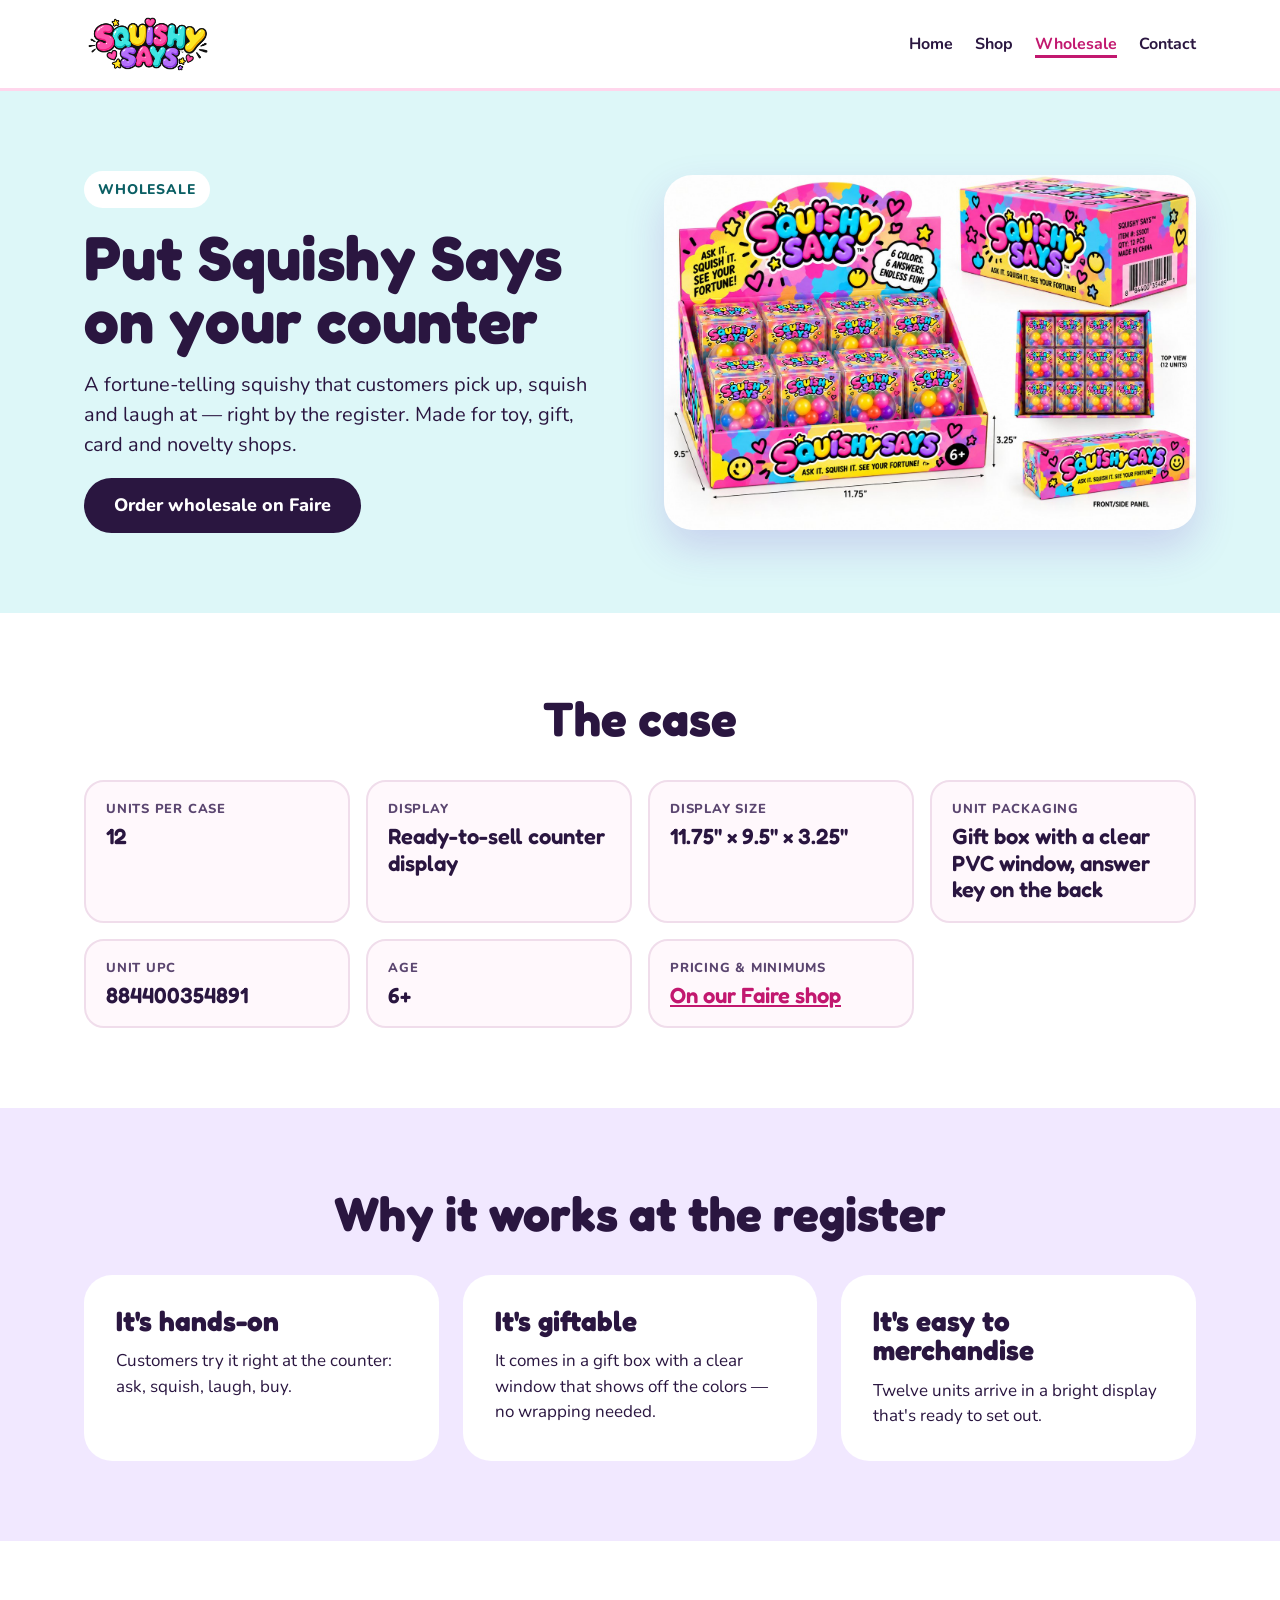
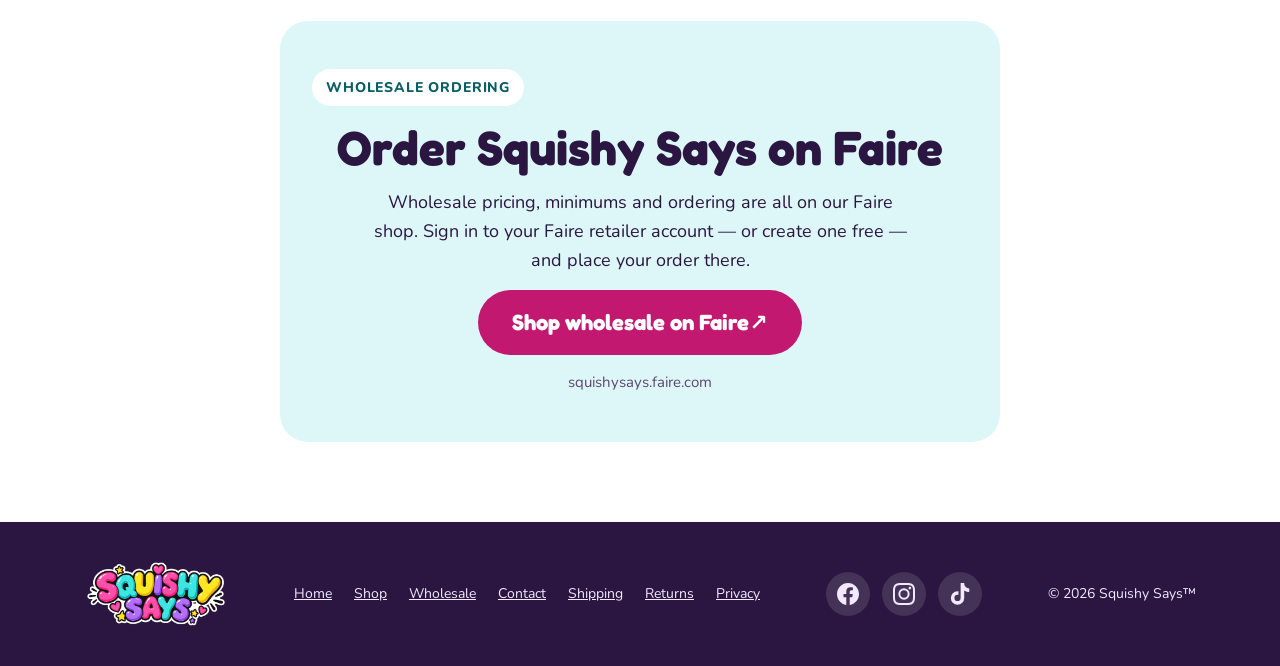
<file: wholesale.html>
<!doctype html>
<html lang="en">
<head>
<meta charset="utf-8">
<meta name="viewport" content="width=device-width, initial-scale=1">
<title>Wholesale — Squishy Says™</title>
<meta name="description" content="Carry Squishy Says in your store. 12-unit counter displays for toy, gift and card shops. Order wholesale on Faire.">
<meta property="og:type" content="website">
<meta property="og:title" content="Squishy Says™ Wholesale">
<meta property="og:image" content="https://www.squishysays.com/assets/img/og-image.jpg">
<meta name="theme-color" content="#FFE3F1">
<link rel="icon" type="image/png" sizes="32x32" href="assets/img/favicon-32.png">
<link rel="apple-touch-icon" href="assets/img/apple-touch-icon.png">
<link rel="preconnect" href="https://fonts.googleapis.com">
<link rel="preconnect" href="https://fonts.gstatic.com" crossorigin>
<link href="https://fonts.googleapis.com/css2?family=Fredoka:wght@500;600;700&family=Nunito:wght@400;600;700;800&display=swap" rel="stylesheet">
<link rel="stylesheet" href="assets/css/site.css?v=20261119">
  <!-- TikTok Pixel Code Start -->
  <script>
  !function (w, d, t) {
    w.TiktokAnalyticsObject=t;var ttq=w[t]=w[t]||[];ttq.methods=["page","track","identify","instances","debug","on","off","once","ready","alias","group","enableCookie","disableCookie","holdConsent","revokeConsent","grantConsent"],ttq.setAndDefer=function(t,e){t[e]=function(){t.push([e].concat(Array.prototype.slice.call(arguments,0)))}};for(var i=0;i<ttq.methods.length;i++)ttq.setAndDefer(ttq,ttq.methods[i]);ttq.instance=function(t){for( var e=ttq._i[t]||[],n=0;n<ttq.methods.length;n++)ttq.setAndDefer(e,ttq.methods[n]);return e},ttq.load=function(e,n){var r="https://analytics.tiktok.com/i18n/pixel/events.js",o=n&&n.partner;ttq._i=ttq._i||{},ttq._i[e]=[],ttq._i[e]._u=r,ttq._t=ttq._t||{},ttq._t[e]=+new Date,ttq._o=ttq._o||{},ttq._o[e]=n||{};n=document.createElement("script");n.type="text/javascript",n.async=!0,n.src=r+"?sdkid="+e+"&lib="+t;e=document.getElementsByTagName("script")[0];e.parentNode.insertBefore(n,e)};
    ttq.load('DBV0FPRC77U7CBT6954G');
    ttq.page();
  }(window, document, 'ttq');
  </script>
  <!-- TikTok Pixel Code End -->
</head>
<body>
<a class="skip" href="#main">Skip to content</a>

<header class="site-header">
  <div class="wrap header-row">
    <a href="index.html" class="brand" aria-label="Squishy Says home"><img src="assets/img/logo.png" alt="Squishy Says" width="200" height="100"></a>
    <nav aria-label="Main" class="nav">
      <a href="index.html">Home</a>
      <a href="shop.html">Shop</a>
      <a href="wholesale.html" aria-current="page">Wholesale</a>
      <a href="index.html#contact">Contact</a>
    </nav>
  </div>
</header>

<main id="main">

<section class="hero-aqua">
  <div class="wrap split">
    <div class="stack">
      <span class="pill pill-white">Wholesale</span>
      <h1 class="h1-md">Put Squishy Says on your counter</h1>
      <p class="lead">A fortune-telling squishy that customers pick up, squish and laugh at — right by the register. Made for toy, gift, card and novelty shops.</p>
      <div class="row">
        <a href="https://squishysays.faire.com?utm_source=embed" class="btn btn-dark" target="_blank" rel="noopener">Order wholesale on Faire</a>
      </div>
    </div>
    <div>
      <img class="card-img" src="assets/img/counter-display.jpg" alt="12-unit Squishy Says counter display filled with product" width="1400" height="933">
    </div>
  </div>
</section>

<section class="band-white">
  <div class="wrap stack">
    <h2 class="center-text">The case</h2>
    <dl class="specs">
      <div class="spec"><dt>Units per case</dt><dd>12</dd></div>
      <div class="spec"><dt>Display</dt><dd>Ready-to-sell counter display</dd></div>
      <div class="spec"><dt>Display size</dt><dd>11.75" × 9.5" × 3.25"</dd></div>
      <div class="spec"><dt>Unit packaging</dt><dd>Gift box with a clear PVC window, answer key on the back</dd></div>
      <div class="spec"><dt>Unit UPC</dt><dd>884400354891</dd></div>
      <div class="spec"><dt>Age</dt><dd>6+</dd></div>
      <div class="spec"><dt>Pricing &amp; minimums</dt><dd><a href="https://squishysays.faire.com?utm_source=embed" target="_blank" rel="noopener">On our Faire shop</a></dd></div>
    </dl>
  </div>
</section>

<section class="band-lilac">
  <div class="wrap stack">
    <h2 class="center-text">Why it works at the register</h2>
    <ol class="steps steps-plain">
      <li class="step step-white"><h3>It's hands-on</h3><p>Customers try it right at the counter: ask, squish, laugh, buy.</p></li>
      <li class="step step-white"><h3>It's giftable</h3><p>It comes in a gift box with a clear window that shows off the colors — no wrapping needed.</p></li>
      <li class="step step-white"><h3>It's easy to merchandise</h3><p>Twelve units arrive in a bright display that's ready to set out.</p></li>
    </ol>
  </div>
</section>

<section id="order" class="band-white">
  <div class="wrap">
    <div class="faire-card">
      <span class="pill pill-white">Wholesale ordering</span>
      <h2>Order Squishy Says on Faire</h2>
      <p class="body">Wholesale pricing, minimums and ordering are all on our Faire shop. Sign in to your Faire retailer account — or create one free — and place your order there.</p>
      <!-- Faire Direct link (from the owners' Faire portal). If the official Faire widget
           code is copied from Faire → Faire Direct → Widget, it can replace this card. -->
      <a href="https://squishysays.faire.com?utm_source=embed" class="btn btn-pink btn-lg faire-btn" target="_blank" rel="noopener">Shop wholesale on Faire<span class="sr-only"> (opens in a new tab)</span> <span aria-hidden="true">&#8599;</span></a>
      <p class="fine">squishysays.faire.com</p>
    </div>
  </div>
</section>

</main>

<footer class="site-footer">
  <div class="wrap footer-row">
    <img src="assets/img/logo.png" alt="Squishy Says" width="160" height="80" loading="lazy">
    <nav aria-label="Footer" class="footer-nav">
      <a href="index.html">Home</a>
      <a href="shop.html">Shop</a>
      <a href="wholesale.html">Wholesale</a>
      <a href="mailto:info@squishysays.com">Contact</a>
      <a href="shipping.html">Shipping</a>
      <a href="returns.html">Returns</a>
      <a href="privacy.html">Privacy</a>
    </nav>
    <div class="footer-social" aria-label="Social media">
      <a href="https://www.facebook.com/profile.php?id=61595738788171" target="_blank" rel="noopener" aria-label="Squishy Says on Facebook (opens in a new tab)"><svg viewBox="0 0 24 24" width="22" height="22" aria-hidden="true" focusable="false"><path fill="currentColor" d="M24 12.07C24 5.41 18.63 0 12 0S0 5.41 0 12.07C0 18.1 4.39 23.1 10.13 24v-8.44H7.08v-3.49h3.04V9.41c0-3.02 1.79-4.69 4.53-4.69 1.31 0 2.68.24 2.68.24v2.97h-1.51c-1.49 0-1.95.93-1.95 1.88v2.26h3.33l-.53 3.49h-2.8V24C19.61 23.1 24 18.1 24 12.07z"/></svg></a>
      <a href="https://www.instagram.com/squishysayssquish/" target="_blank" rel="noopener" aria-label="Squishy Says on Instagram (opens in a new tab)"><svg viewBox="0 0 24 24" width="22" height="22" aria-hidden="true" focusable="false"><path fill="currentColor" d="M12 2.16c3.2 0 3.58.01 4.85.07 1.17.05 1.8.25 2.23.41.56.22.96.48 1.38.9.42.42.68.82.9 1.38.16.42.36 1.06.41 2.23.06 1.27.07 1.65.07 4.85s-.01 3.58-.07 4.85c-.05 1.17-.25 1.8-.41 2.23-.22.56-.48.96-.9 1.38-.42.42-.82.68-1.38.9-.42.16-1.06.36-2.23.41-1.27.06-1.65.07-4.85.07s-3.58-.01-4.85-.07c-1.17-.05-1.8-.25-2.23-.41a3.7 3.7 0 0 1-1.38-.9 3.7 3.7 0 0 1-.9-1.38c-.16-.42-.36-1.06-.41-2.23C2.17 15.58 2.16 15.2 2.16 12s.01-3.58.07-4.85c.05-1.17.25-1.8.41-2.23.22-.56.48-.96.9-1.38.42-.42.82-.68 1.38-.9.42-.16 1.06-.36 2.23-.41C8.42 2.17 8.8 2.16 12 2.16M12 0C8.74 0 8.33.01 7.05.07 5.78.13 4.9.33 4.14.63a5.9 5.9 0 0 0-2.13 1.38A5.9 5.9 0 0 0 .63 4.14C.33 4.9.13 5.78.07 7.05.01 8.33 0 8.74 0 12s.01 3.67.07 4.95c.06 1.27.26 2.15.56 2.91.31.79.72 1.46 1.38 2.13a5.9 5.9 0 0 0 2.13 1.38c.76.3 1.64.5 2.91.56C8.33 23.99 8.74 24 12 24s3.67-.01 4.95-.07c1.27-.06 2.15-.26 2.91-.56a5.9 5.9 0 0 0 2.13-1.38 5.9 5.9 0 0 0 1.38-2.13c.3-.76.5-1.64.56-2.91.06-1.28.07-1.69.07-4.95s-.01-3.67-.07-4.95c-.06-1.27-.26-2.15-.56-2.91a5.9 5.9 0 0 0-1.38-2.13A5.9 5.9 0 0 0 19.86.63C19.1.33 18.22.13 16.95.07 15.67.01 15.26 0 12 0zm0 5.84a6.16 6.16 0 1 0 0 12.32 6.16 6.16 0 0 0 0-12.32zM12 16a4 4 0 1 1 0-8 4 4 0 0 1 0 8zm6.4-11.85a1.44 1.44 0 1 0 0 2.88 1.44 1.44 0 0 0 0-2.88z"/></svg></a>
      <a href="https://www.tiktok.com/@squishysayssquish" target="_blank" rel="noopener" aria-label="Squishy Says on TikTok (opens in a new tab)"><svg viewBox="0 0 24 24" width="22" height="22" aria-hidden="true" focusable="false"><path fill="currentColor" d="M16.6 0h-3.9v16.3a3.4 3.4 0 1 1-3.4-3.4c.35 0 .69.05 1 .15V9.1a7.4 7.4 0 0 0-1-.07 7.3 7.3 0 1 0 7.3 7.3V8.1a9.4 9.4 0 0 0 5.5 1.77V6a5.5 5.5 0 0 1-5.5-5.5V0z"/></svg></a>
    </div>
    <p>© <span class="yr">2026</span> Squishy Says™</p>
  </div>
</footer>

<script src="assets/js/site.js?v=20261119"></script>
</body>
</html>
</file>
<file: assets/css/site.css>
/* Squishy Says — brand tokens */
:root {
  --ink: #2A1640;
  --ink-soft: #5B4670;
  --pink: #C2186F;      /* text-safe pink */
  --purple: #6A2FC0;
  --aqua-ink: #0B5F64;
  --ground: #FFF8FC;
  --blush: #FFE3F1;
  --lilac: #F1E8FF;
  --sun: #FFD23F;
  --aqua-tint: #DDF7F8;
  --sun-tint: #FFF4CC;
  --radius: 28px;
  --display: 'Fredoka', 'Nunito', system-ui, sans-serif;
  --body: 'Nunito', system-ui, sans-serif;
}

* { box-sizing: border-box; }
html { scroll-behavior: smooth; }
body { margin: 0; font-family: var(--body); color: var(--ink); background: var(--ground); line-height: 1.5; }
img { max-width: 100%; height: auto; display: block; }
a { color: var(--pink); }
a:hover { color: #8E0F50; }
h1, h2, h3 { font-family: var(--display); font-weight: 700; margin: 0; line-height: 1.05; }
h1 { font-size: clamp(44px, 7vw, 76px); line-height: 1; }
h2 { font-size: clamp(34px, 5vw, 48px); }
h3 { font-size: 28px; }
p { margin: 0; }

.skip { position: absolute; left: -9999px; }
.skip:focus { left: 16px; top: 16px; background: #fff; padding: 10px 16px; border-radius: 12px; z-index: 10; }
:focus-visible { outline: 3px solid #22C3C9; outline-offset: 3px; }

.wrap { max-width: 1160px; margin: 0 auto; padding: 0 24px; }
.stack { display: flex; flex-direction: column; gap: 18px; }
.row { display: flex; flex-wrap: wrap; align-items: center; gap: 16px; }
.center { align-items: center; text-align: center; }
.center-text { text-align: center; }
.narrow { max-width: 620px; margin-left: auto; margin-right: auto; }
.split { display: flex; flex-wrap: wrap; align-items: center; gap: 48px; padding-top: 80px; padding-bottom: 80px; }
.split > * { flex: 1 1 400px; min-width: 0; }
.split.reverse { flex-wrap: wrap-reverse; }
section > .wrap.stack { padding-top: 80px; padding-bottom: 80px; }

.c-pink { color: var(--pink); }
.c-purple { color: var(--purple); }
.lead { font-size: 20px; max-width: 540px; }
.body { font-size: 18px; line-height: 1.6; }
.fine { font-size: 15px; color: var(--ink-soft); }
.link-strong { font-weight: 800; font-size: 18px; }

.pill { align-self: flex-start; font-weight: 800; font-size: 14px; letter-spacing: .06em; text-transform: uppercase; padding: 8px 14px; border-radius: 999px; }
.pill-yellow { background: var(--sun); color: var(--ink); }
.pill-aqua { background: var(--aqua-tint); color: var(--aqua-ink); }

.btn { display: inline-flex; align-items: center; justify-content: center; min-height: 48px; text-decoration: none; font-weight: 800; font-size: 18px; padding: 14px 30px; border-radius: 999px; border: none; cursor: pointer; font-family: var(--body); transition: transform .15s ease; align-self: flex-start; }
.btn:hover { transform: translateY(-2px); }
.btn-sm { font-size: 16px; padding: 10px 22px; min-height: 44px; }
.btn-lg { font-family: var(--display); font-weight: 700; font-size: 22px; padding: 16px 34px; }
.btn-dark { background: var(--ink); color: #fff; }
.btn-dark:hover { color: #fff; }
.btn-pink { background: var(--pink); color: #fff; }
.btn-yellow { background: var(--sun); color: var(--ink); }
.btn-yellow:hover { color: var(--ink); }
.center .btn { align-self: center; }

/* header */
.site-header { background: #fff; border-bottom: 3px solid #FFD6EC; }
.header-row { display: flex; flex-wrap: wrap; align-items: center; justify-content: space-between; gap: 12px 24px; padding-top: 12px; padding-bottom: 12px; }
.brand img { height: 64px; width: auto; }
.nav { display: flex; flex-wrap: wrap; align-items: center; gap: 8px 22px; font-weight: 700; }
.nav a:not(.btn) { color: var(--ink); text-decoration: none; }
.nav a:not(.btn):hover { color: var(--pink); }

/* bands */
.hero { background: var(--blush); }
.band-white { background: #fff; }
.band-lilac { background: var(--lilac); }
.band-yellow { background: var(--sun); }
.band-purple { background: var(--purple); color: #fff; }
.card-img { width: 100%; border-radius: var(--radius); background: #fff; box-shadow: 0 18px 40px rgba(106, 47, 192, .18); }

/* demo */
.label { font-weight: 800; font-size: 15px; }
.input { font: inherit; font-size: 18px; padding: 16px 18px; border: 3px solid #E9D7F7; border-radius: 16px; color: var(--ink); background: #FFFBFE; width: 100%; }
.input:focus { outline: 3px solid #22C3C9; outline-offset: 2px; }
.demo { display: flex; flex-direction: column; align-items: center; gap: 24px; }
.ball-btn { background: none; border: none; padding: 0; cursor: pointer; border-radius: 50%; }
.ball { position: relative; display: block; width: min(300px, 78vw); aspect-ratio: 1; border-radius: 50%; overflow: hidden;
  background: radial-gradient(circle at 32% 28%, rgba(255,255,255,.95) 0 8%, rgba(255,255,255,.35) 22%, rgba(220,235,255,.25) 60%, rgba(180,200,240,.35) 100%);
  border: 3px solid rgba(160,180,220,.55);
  box-shadow: inset -14px -18px 40px rgba(140,160,210,.25), 0 24px 40px rgba(42,22,64,.14); }
.ball::after { content: ""; position: absolute; left: 22%; top: 12%; width: 26%; height: 14%; border-radius: 50%; background: rgba(255,255,255,.7); filter: blur(2px); z-index: 6; pointer-events: none; }
.ball.squish { animation: squish .5s ease; }
@keyframes squish { 0% { transform: scale(1,1); } 30% { transform: scale(1.18,.78); } 55% { transform: scale(.92,1.1); } 75% { transform: scale(1.05,.96); } 100% { transform: scale(1,1); } }
.dot { position: absolute; width: 31%; aspect-ratio: 1; border-radius: 50%; transform: translate(-50%, -50%);
  box-shadow: inset -8px -10px 18px rgba(0,0,0,.15);
  transition: left .45s cubic-bezier(.34,1.56,.64,1), top .45s cubic-bezier(.34,1.56,.64,1), width .45s cubic-bezier(.34,1.56,.64,1), opacity .3s; }
.dot.picked { width: 50%; z-index: 5; }
.dot.dim { opacity: .55; }
.result { min-height: 96px; display: flex; flex-direction: column; align-items: center; gap: 6px; text-align: center; }
.hint { font-size: 17px; color: var(--ink-soft); font-weight: 700; padding-top: 24px; }
.asked { font-size: 15px; color: var(--ink-soft); font-weight: 700; }
.fortune { font-family: var(--display); font-weight: 700; font-size: clamp(24px, 4vw, 34px); line-height: 1.1; padding: 10px 22px; border-radius: 999px; border: 3px solid; color: var(--ink); }
@media (prefers-reduced-motion: reduce) { .ball.squish { animation: none; } .dot { transition: none; } html { scroll-behavior: auto; } }

/* answers */
.answer-grid { list-style: none; margin: 18px auto 0; padding: 0; width: 100%; max-width: 1040px; display: grid; grid-template-columns: repeat(3, minmax(0, 1fr)); gap: 18px; text-align: left; }
@media (max-width: 900px) { .answer-grid { grid-template-columns: repeat(2, minmax(0, 1fr)); max-width: 680px; } }
@media (max-width: 560px) { .answer-grid { grid-template-columns: 1fr; max-width: 420px; } }
.answer { display: flex; align-items: center; gap: 16px; background: #fff; border-radius: 24px; padding: 20px 22px; border: 3px solid transparent; box-shadow: 0 8px 20px rgba(106,47,192,.08); transition: border-color .2s; }
.swatch { flex: 0 0 auto; width: 56px; height: 56px; border-radius: 50%; }
.answer-text { font-family: var(--display); font-weight: 700; font-size: 22px; line-height: 1.15; }
.answer-color { font-size: 14px; color: var(--ink-soft); font-weight: 700; }

/* steps */
.steps { list-style: none; margin: 18px 0 0; padding: 0; display: grid; grid-template-columns: repeat(auto-fit, minmax(260px, 1fr)); gap: 24px; }
.step { border-radius: var(--radius); padding: 32px; display: flex; flex-direction: column; gap: 12px; font-size: 17px; }
.step-pink { background: var(--blush); }
.step-aqua { background: var(--aqua-tint); }
.step-yellow { background: var(--sun-tint); }
.num { width: 56px; height: 56px; border-radius: 50%; background: var(--pink); color: #fff; font-family: var(--display); font-weight: 700; font-size: 28px; display: flex; align-items: center; justify-content: center; }
.num-aqua { background: #0E7C82; }
.num-ink { background: var(--ink); }

/* footer */
.site-footer { background: var(--ink); color: #F3E9FF; }
.footer-row { display: flex; flex-wrap: wrap; align-items: center; justify-content: space-between; gap: 20px; padding-top: 36px; padding-bottom: 36px; font-size: 14px; }
.footer-row img { height: 72px; width: auto; }

@media (max-width: 640px) {
  .split { padding-top: 56px; padding-bottom: 56px; gap: 36px; }
  section > .wrap.stack { padding-top: 56px; padding-bottom: 56px; }
  .brand img { height: 52px; }
  .nav { gap: 6px 16px; font-size: 15px; }
}

/* ===== Multi-page additions ===== */
.nav a[aria-current="page"] { color: var(--pink); text-decoration: underline; text-decoration-thickness: 3px; text-underline-offset: 6px; }
.footer-nav { display: flex; flex-wrap: wrap; gap: 8px 22px; }
.footer-nav a { color: #F3E9FF; }
.footer-row p { margin: 0; }

/* home: two paths */
.paths { display: grid; grid-template-columns: repeat(auto-fit, minmax(280px, 1fr)); gap: 24px; padding-top: 80px; padding-bottom: 80px; }
.path { display: flex; flex-direction: column; gap: 10px; padding: 36px; border-radius: var(--radius); text-decoration: none; color: var(--ink); transition: transform .15s ease; }
.path:hover { transform: translateY(-3px); color: var(--ink); }
.path-pink { background: var(--blush); }
.path-aqua { background: var(--aqua-tint); }
.path-kicker { font-weight: 800; font-size: 14px; letter-spacing: .06em; text-transform: uppercase; color: var(--ink-soft); }
.path-title { font-family: var(--display); font-weight: 700; font-size: 36px; line-height: 1.05; }
.path-body { font-size: 17px; }
.path-cta { font-weight: 800; color: var(--pink); margin-top: 6px; }

/* shop */
.band-blush-soft { background: linear-gradient(#FFE3F1, #FFF8FC 70%); }
.product { display: flex; flex-wrap: wrap; gap: 48px; padding-top: 56px; padding-bottom: 80px; align-items: flex-start; }
.gallery { flex: 1 1 460px; min-width: 0; display: flex; flex-direction: column; gap: 14px; }
.gallery-main { aspect-ratio: 1 / 1; object-fit: cover; }
.thumbs { display: flex; gap: 12px; flex-wrap: wrap; }
.thumb { width: 84px; height: 84px; padding: 0; border: 3px solid transparent; border-radius: 16px; background: #fff; overflow: hidden; cursor: pointer; }
.thumb img { width: 100%; height: 100%; object-fit: cover; }
.thumb.is-active { border-color: var(--pink); }
.product-info { flex: 1 1 380px; min-width: 0; }
.product-title { font-size: clamp(40px, 6vw, 60px); }
.price { font-family: var(--display); font-weight: 600; font-size: 30px; }
.btn-block { align-self: stretch; width: 100%; }
.btn-outline { background: #fff; color: var(--ink); border: 3px solid var(--ink); }
.btn-outline:hover { color: var(--ink); }
.is-disabled { background: #D9CBE6; color: #4A3560; cursor: default; pointer-events: none; }
.details { display: flex; flex-direction: column; gap: 10px; margin-top: 12px; padding-top: 22px; border-top: 2px solid #F0DDEB; }
.h-sm { font-size: 22px; margin-top: 8px; }
.ticks { margin: 0; padding-left: 22px; display: flex; flex-direction: column; gap: 6px; font-size: 17px; }
.mini-answers { list-style: none; margin: 0; padding: 0; display: grid; grid-template-columns: repeat(auto-fit, minmax(220px, 1fr)); gap: 8px 16px; font-size: 15px; font-weight: 700; }
.mini-answers li { display: flex; align-items: center; gap: 10px; }
.mini-swatch { flex: 0 0 auto; width: 22px; height: 22px; border-radius: 50%; }

/* wholesale */
.hero-aqua { background: var(--aqua-tint); }
.pill-white { background: #fff; color: var(--aqua-ink); }
.h1-md { font-size: clamp(40px, 6vw, 62px); line-height: 1.02; }
.specs { margin: 18px 0 0; display: grid; grid-template-columns: repeat(auto-fit, minmax(220px, 1fr)); gap: 16px; }
.spec { background: var(--ground); border: 2px solid #F0DDEB; border-radius: 20px; padding: 18px 20px; }
.spec dt { font-size: 13px; font-weight: 800; letter-spacing: .06em; text-transform: uppercase; color: var(--ink-soft); }
.spec dd { margin: 4px 0 0; font-family: var(--display); font-weight: 600; font-size: 22px; line-height: 1.2; }
.step-white { background: #fff; }
.inquire { display: flex; flex-wrap: wrap; gap: 48px; padding-top: 80px; padding-bottom: 80px; }
.inquire-intro { flex: 1 1 300px; min-width: 0; }
.form { flex: 2 1 460px; min-width: 0; display: flex; flex-direction: column; gap: 16px; }
.field { display: flex; flex-direction: column; gap: 6px; min-width: 0; }
.field-row > .field { flex: 1 1 220px; }
.field label { font-weight: 800; font-size: 15px; }
.field-row { display: flex; flex-wrap: wrap; gap: 16px; }
.opt { font-weight: 600; color: var(--ink-soft); }
textarea.input { resize: vertical; }
select.input { appearance: auto; }
.form-error { margin: 0; color: #A3133F; font-weight: 800; }

/* inquiry form: spam trap + thank-you */
.hp { position: absolute; left: -9999px; width: 1px; height: 1px; opacity: 0; }
.thanks { flex: 2 1 460px; min-width: 0; background: var(--aqua-tint); border-radius: var(--radius); padding: 32px; display: flex; flex-direction: column; gap: 10px; align-self: flex-start; }
.thanks:focus { outline: none; }
[hidden] { display: none !important; }

/* social links */
.footer-social { display: flex; gap: 12px; }
.footer-social a { display: inline-flex; align-items: center; justify-content: center; width: 44px; height: 44px; border-radius: 50%; color: #F3E9FF; background: rgba(255,255,255,.12); transition: background .15s ease; }
.footer-social a:hover, .footer-social a:focus-visible { background: var(--pink); color: #fff; }
.link-light { color: #fff; font-weight: 700; text-decoration: underline; text-underline-offset: 3px; }

/* home: centered founders' story */
.story-center { align-items: center; text-align: center; padding-top: 80px; padding-bottom: 80px; }
.story-center .card-img { max-width: 440px; width: 100%; margin: 0 auto; }

/* Faire wholesale ordering card */
.faire-card { max-width: 720px; margin: 0 auto; padding: 48px 32px; text-align: center; background: var(--aqua-tint); border-radius: var(--radius); display: flex; flex-direction: column; align-items: center; gap: 16px; }
.faire-card .btn { align-self: center; }
.faire-card .body { max-width: 540px; }
#order { padding-top: 80px; padding-bottom: 80px; }
@media (max-width: 480px) { .faire-card { padding: 36px 20px; } .faire-btn { font-size: 19px; padding: 14px 24px; } }
.sr-only { position: absolute; width: 1px; height: 1px; padding: 0; margin: -1px; overflow: hidden; clip: rect(0,0,0,0); white-space: nowrap; border: 0; }

/* shop: offers, sold out, waitlist */
.offers { display: flex; flex-direction: column; gap: 12px; }
.offer { position: relative; display: flex; flex-wrap: wrap; align-items: center; gap: 12px 16px; background: #fff; border: 3px solid #F0DDEB; border-radius: 22px; padding: 16px 18px; }
.offer-best { border-color: var(--pink); }
.offer-flag { position: absolute; top: -12px; left: 18px; background: var(--pink); color: #fff; font-weight: 800; font-size: 12px; letter-spacing: .06em; text-transform: uppercase; padding: 3px 10px; border-radius: 999px; }
.offer-info { flex: 1 1 160px; min-width: 0; display: flex; flex-direction: column; }
.offer-label { font-family: var(--display); font-weight: 700; font-size: 22px; line-height: 1.15; }
.offer-note { font-size: 14px; font-weight: 700; color: var(--ink-soft); }
.offer-price { font-family: var(--display); font-weight: 600; font-size: 28px; }
.offer-btn { align-self: center; min-width: 150px; }
.pill-soldout { background: var(--ink); color: #fff; }
.waitlist { display: flex; flex-wrap: wrap; justify-content: center; gap: 12px; width: 100%; }
.waitlist-input { flex: 1 1 260px; min-width: 0; width: auto; border-radius: 999px; padding: 14px 20px; border: none; }
.waitlist-msg { margin: 0; font-weight: 800; color: #fff; }
.waitlist-msg a { color: var(--sun); }
.sr-only { position: absolute; width: 1px; height: 1px; overflow: hidden; clip: rect(0 0 0 0); white-space: nowrap; }
@media (max-width: 480px) { .offer-btn { flex: 1 1 100%; } }

/* shop: shipping line + safety warning */
.ship-line { margin: 0; font-size: 15px; font-weight: 700; }
.warning { display: flex; gap: 12px; align-items: flex-start; border: 2px solid var(--ink); border-radius: 14px; padding: 12px 14px; background: #fff; font-size: 15px; line-height: 1.4; }
.warning p { margin: 0; }
.warning-icon { flex: 0 0 auto; margin-top: 2px; }
.waitlist-fine { margin: 0; font-size: 13px; color: #EBDDFB; }
.waitlist-fine a { color: #fff; }

/* policy pages */
.policy { max-width: 760px; padding-top: 56px; padding-bottom: 72px; }
.policy h1 { margin-bottom: 6px; }
.policy h2 { font-size: 26px; margin: 30px 0 8px; }
.policy p, .policy li { font-size: 17px; line-height: 1.6; }
.policy p { margin: 0 0 10px; }
.policy ul, .policy ol { margin: 0 0 10px; padding-left: 22px; display: flex; flex-direction: column; gap: 4px; }
.footer-nav { row-gap: 8px; }
</file>
